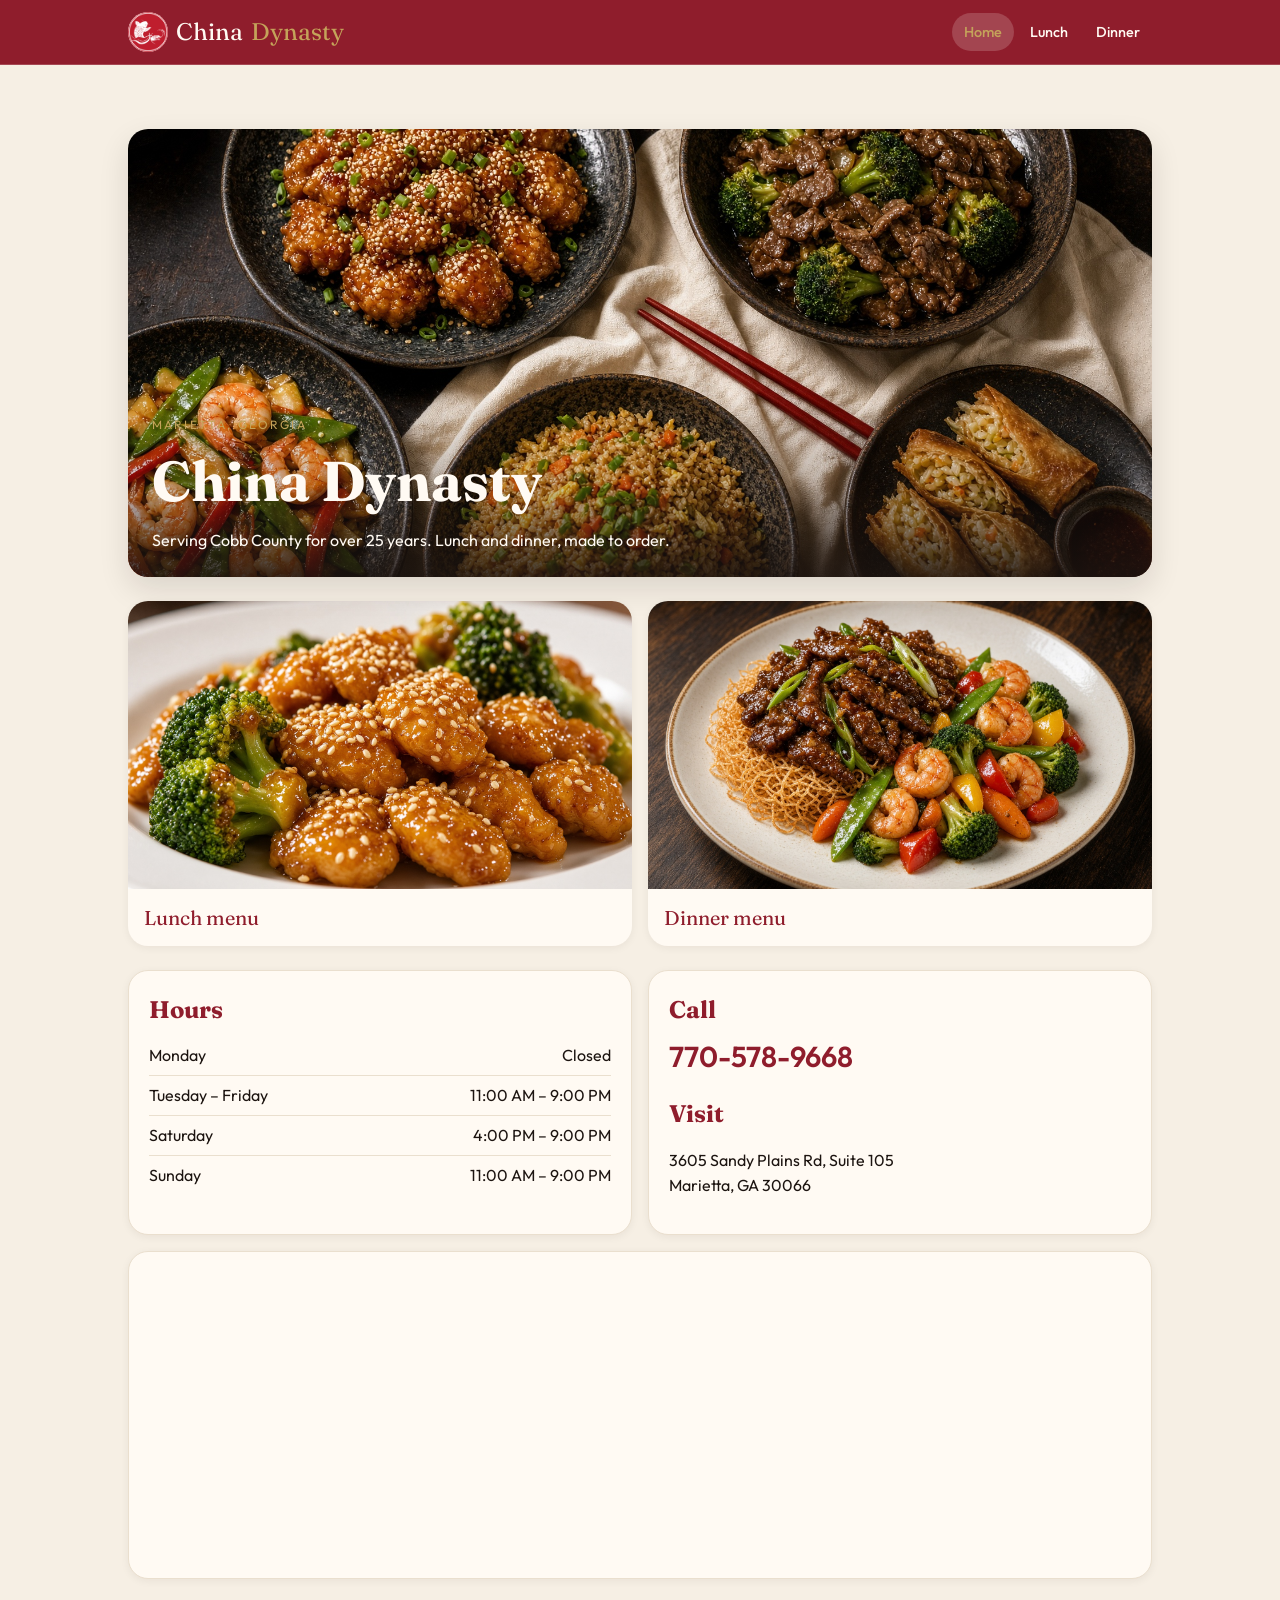
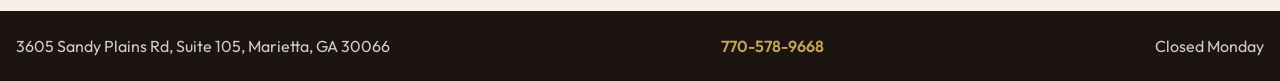
<file: index.html>
<!DOCTYPE html>
<html lang="en">
<head>
  <meta charset="UTF-8" />
  <meta name="viewport" content="width=device-width, initial-scale=1" />
  <title>China Dynasty | Chinese Restaurant in Marietta, GA</title>
  <meta name="description" content="Family-owned Chinese restaurant at 3605 Sandy Plains Rd, Suite 105, Marietta, GA 30066. Lunch and dinner, takeout, and delivery. Closed Monday. Call 770-578-9668." />
  <meta name="robots" content="index, follow" />
  <meta name="author" content="China Dynasty" />
  <meta name="geo.region" content="US-GA" />
  <meta name="geo.placename" content="Marietta" />
  <link rel="canonical" href="https://www.chinadynastymarietta.com/" />
  <link rel="icon" href="images/logo.webp" />
  <link rel="stylesheet" href="styles.css" />
  <link rel="preconnect" href="https://fonts.googleapis.com" />
  <link rel="preconnect" href="https://fonts.gstatic.com" crossorigin />
  <link href="https://fonts.googleapis.com/css2?family=Fraunces:opsz,wght@9..144,520;9..144,640&family=Outfit:wght@400;500;600&display=swap" rel="stylesheet" />
  <script type="application/ld+json">{"@context":"https://schema.org","@type":"Restaurant","name":"China Dynasty","description":"Family-owned Chinese restaurant serving Marietta and Cobb County for more than 25 years. Lunch, dinner, takeout, and delivery.","url":"https://www.chinadynastymarietta.com/","telephone":"+1-770-578-9668","servesCuisine":"Chinese","priceRange":"$","address":{"@type":"PostalAddress","streetAddress":"3605 Sandy Plains Rd, Suite 105","addressLocality":"Marietta","addressRegion":"GA","postalCode":"30066","addressCountry":"US"},"openingHoursSpecification":[{"@type":"OpeningHoursSpecification","dayOfWeek":["Tuesday","Wednesday","Thursday","Friday"],"opens":"11:00","closes":"21:00"},{"@type":"OpeningHoursSpecification","dayOfWeek":"Saturday","opens":"16:00","closes":"21:00"},{"@type":"OpeningHoursSpecification","dayOfWeek":"Sunday","opens":"11:00","closes":"21:00"}]}</script>
</head>
<body>
  <header>
    <div class="bar">
      <a class="brand" href="index.html">
        <img src="images/logo.webp" alt="" width="40" height="40" />
        China <span>Dynasty</span>
      </a>
      <nav>
        <a href="index.html" class="active">Home</a>
        <a href="lunch.html">Lunch</a>
        <a href="dinner.html">Dinner</a>
      </nav>
    </div>
  </header>
  <main>
    <section class="hero">
      <img src="images/spread.jpg" alt="Sesame chicken, beef, shrimp, fried rice, and spring rolls" />
      <div class="hero-copy">
        <p class="kicker">Marietta, Georgia</p>
        <h1>China Dynasty</h1>
        <p>Serving Cobb County for over 25 years. Lunch and dinner, made to order.</p>
      </div>
    </section>
    <div class="cards">
      <a class="photo-card" href="lunch.html">
        <img src="images/lunch.jpg" alt="Sesame chicken" />
        <p>Lunch menu</p>
      </a>
      <a class="photo-card" href="dinner.html">
        <img src="images/dinner.jpg" alt="Mongolian beef and shrimp" />
        <p>Dinner menu</p>
      </a>
    </div>
    <div class="info">
      <article>
        <h2>Hours</h2>
        <ul class="hours">
          <li><span>Monday</span><span>Closed</span></li>
          <li><span>Tuesday – Friday</span><span>11:00 AM – 9:00 PM</span></li>
          <li><span>Saturday</span><span>4:00 PM – 9:00 PM</span></li>
          <li><span>Sunday</span><span>11:00 AM – 9:00 PM</span></li>
        </ul>
      </article>
      <article>
        <h2>Call</h2>
        <a class="phone" href="tel:7705789668">770-578-9668</a>
        <h2>Visit</h2>
        <p>3605 Sandy Plains Rd, Suite 105<br />Marietta, GA 30066</p>
      </article>
    </div>
    <div class="map">
      <iframe title="Map to China Dynasty" loading="lazy" referrerpolicy="no-referrer-when-downgrade" src="https://maps.google.com/maps?q=3605+Sandy+Plains+Rd,+Suite+105,+Marietta,+GA+30066&z=15&output=embed"></iframe>
    </div></main>
  <footer>
    <p>3605 Sandy Plains Rd, Suite 105, Marietta, GA 30066</p>
    <p><a href="tel:7705789668">770-578-9668</a></p>
    <p>Closed Monday</p>
  </footer>
</body>
</html>
</file>
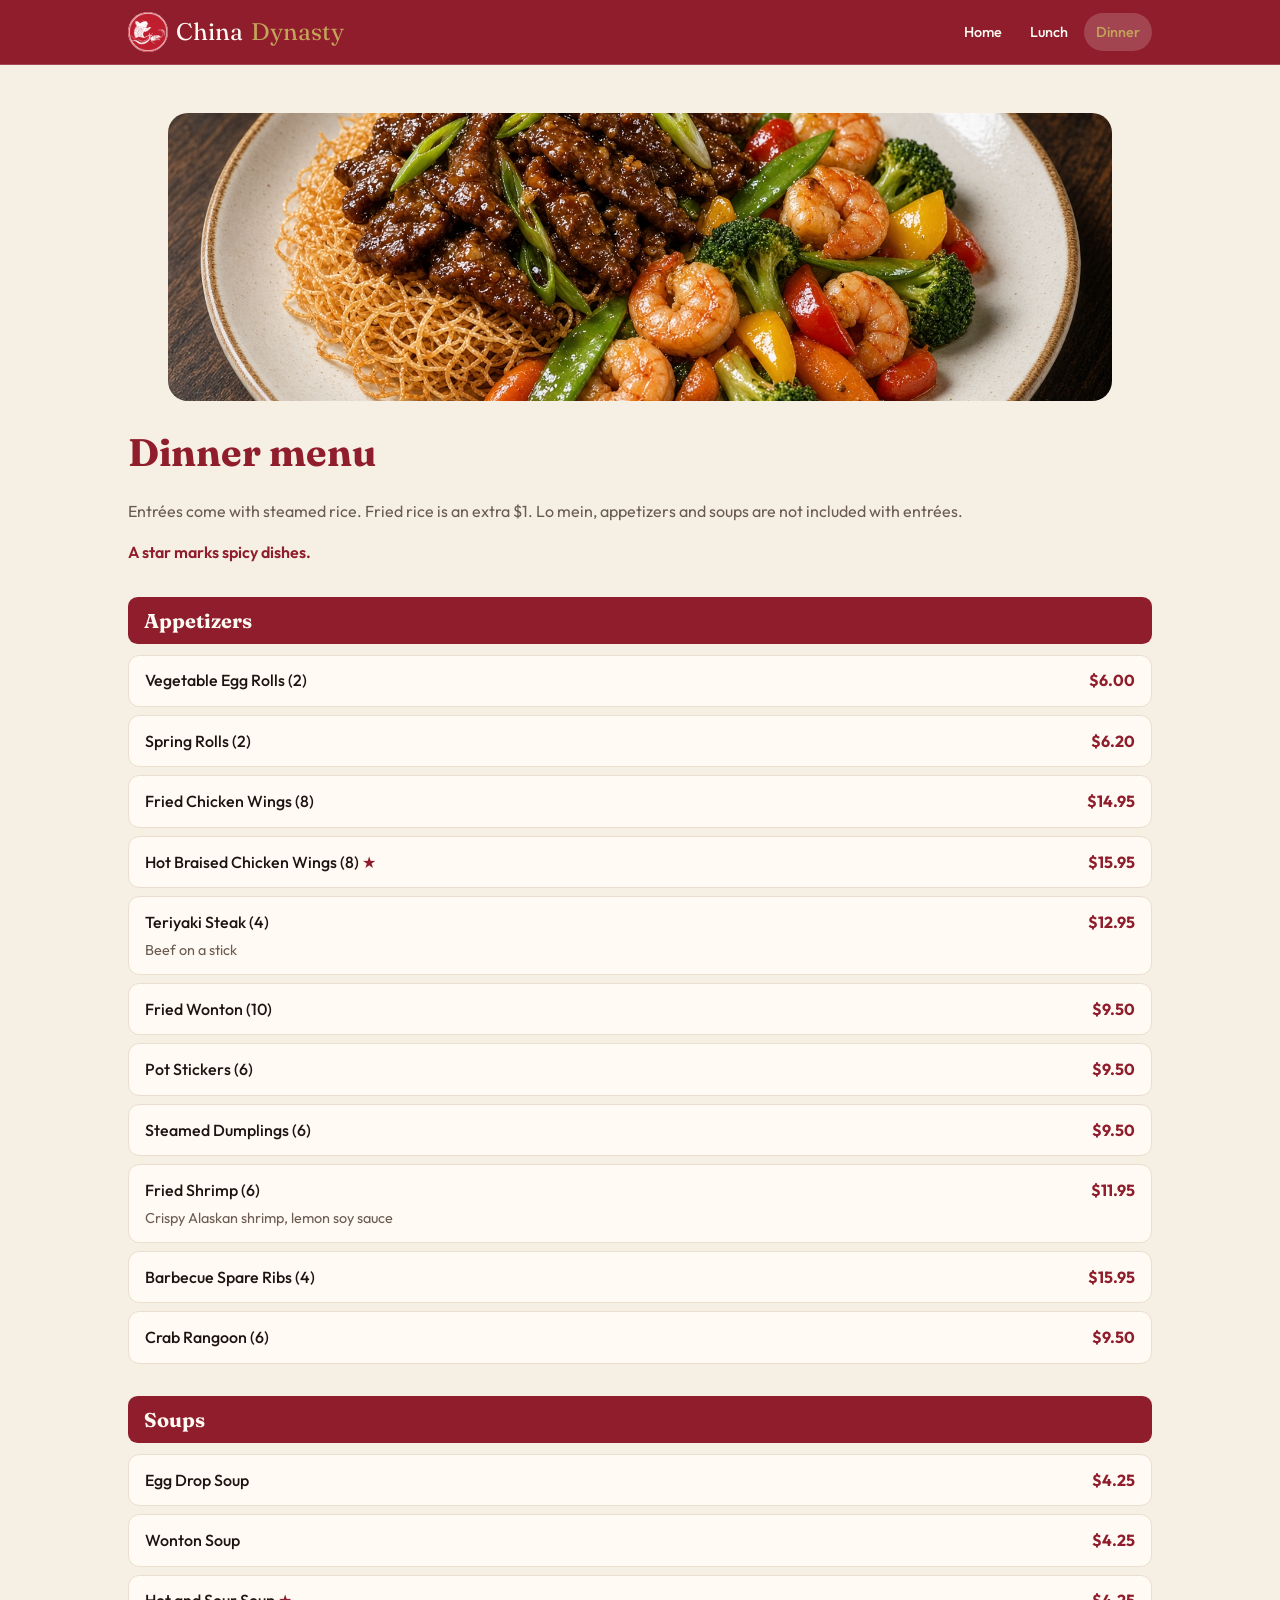
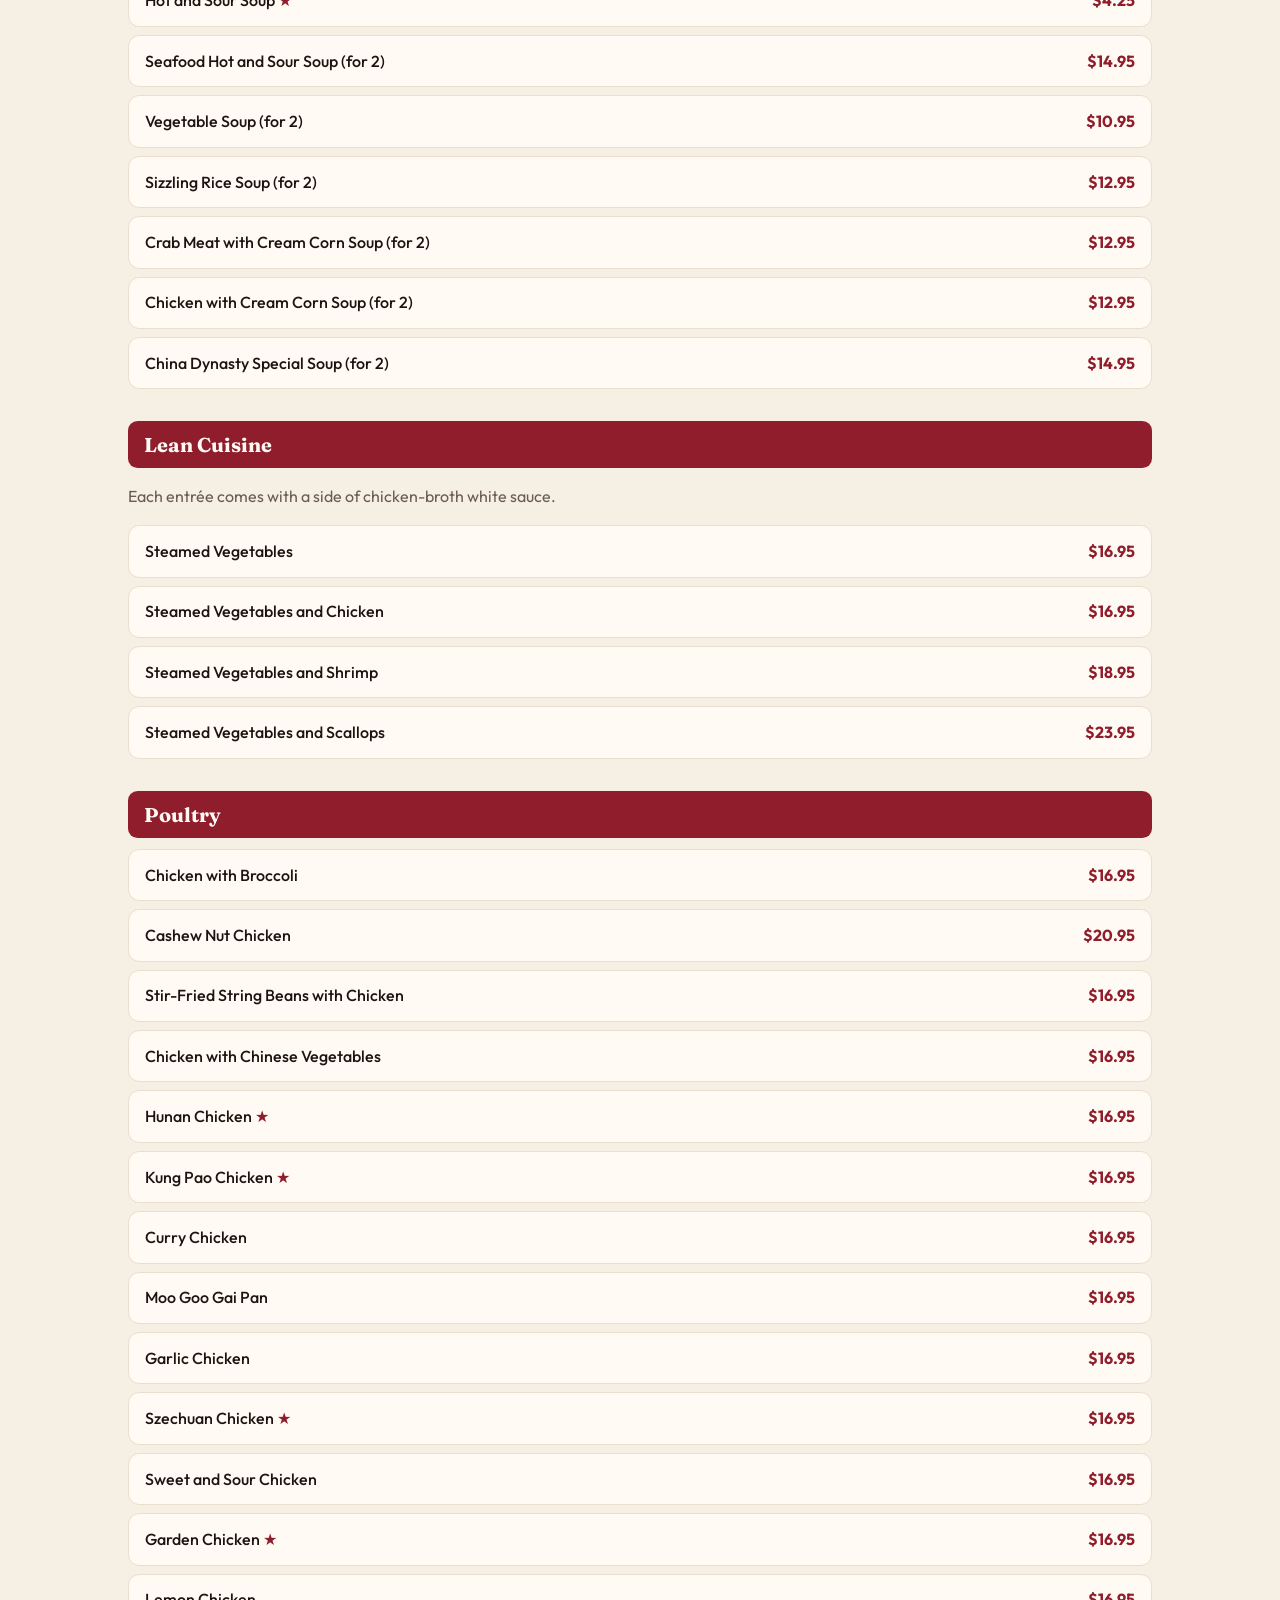
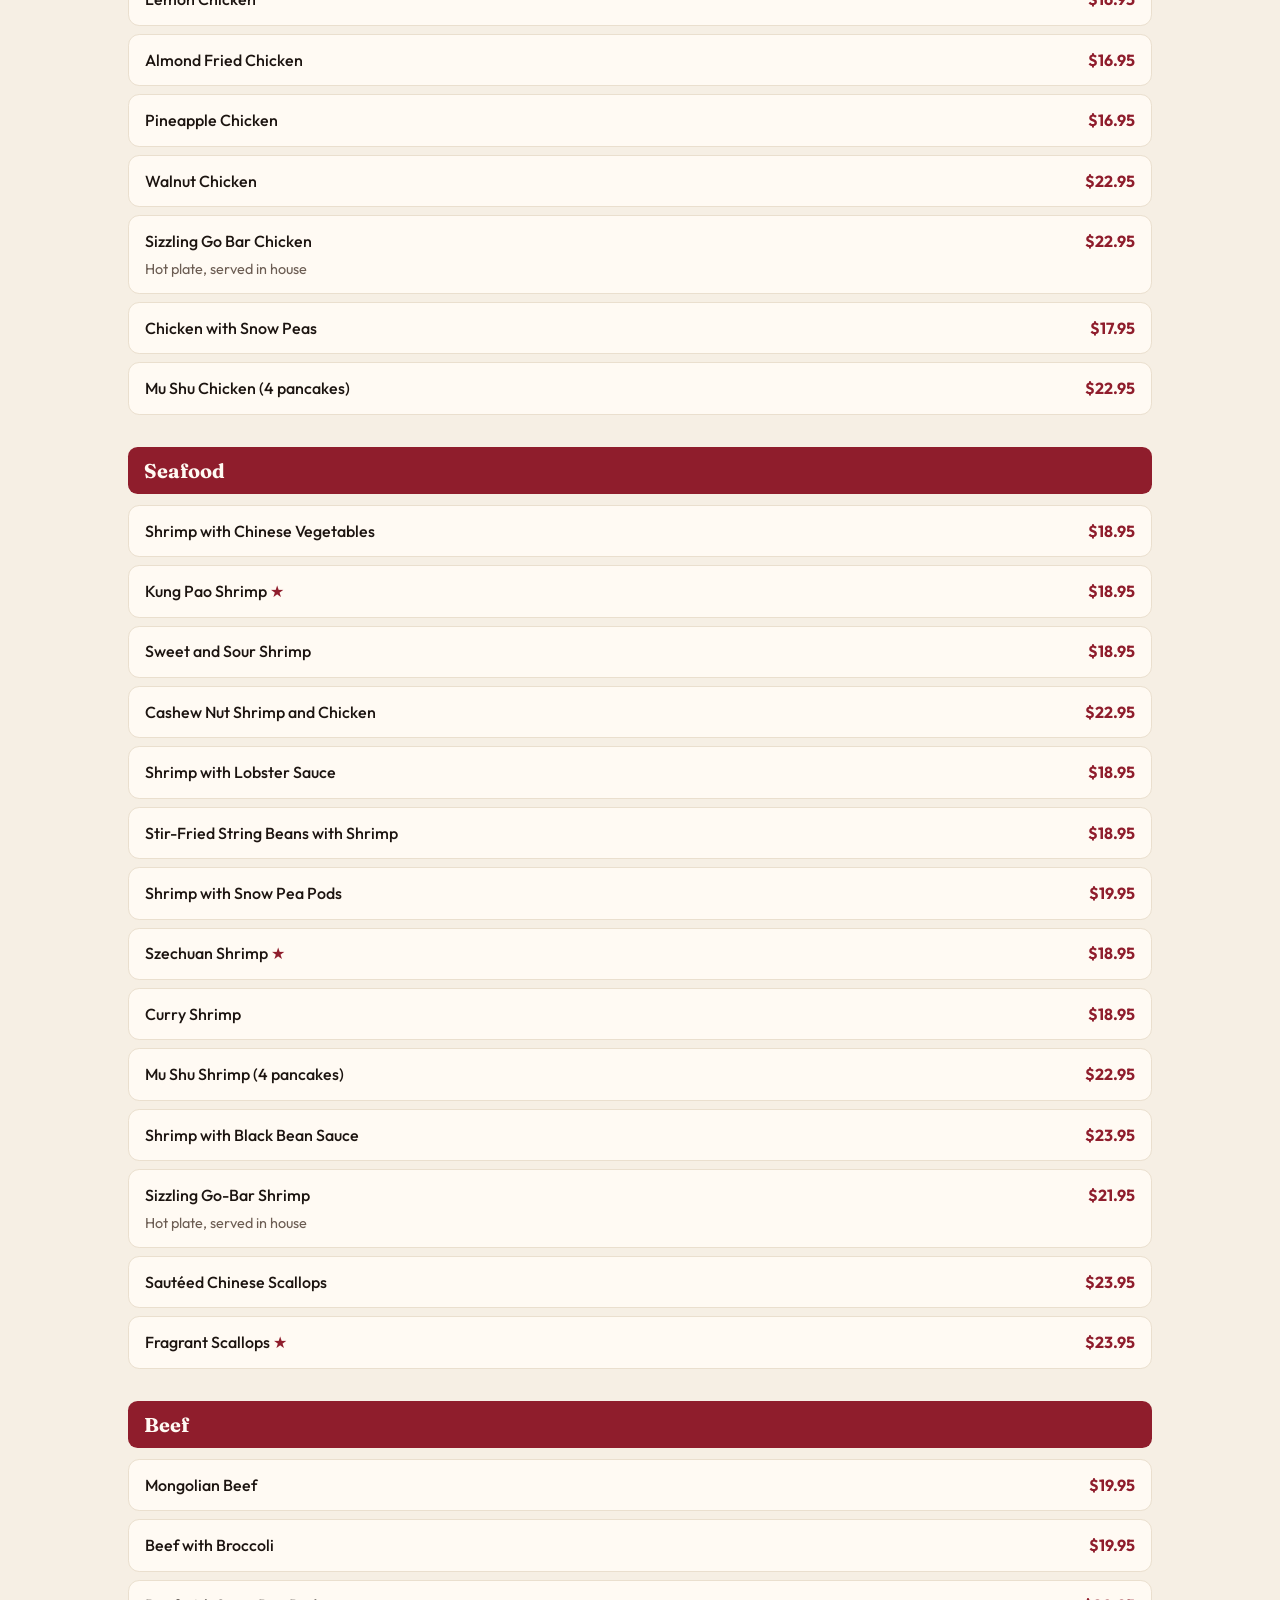
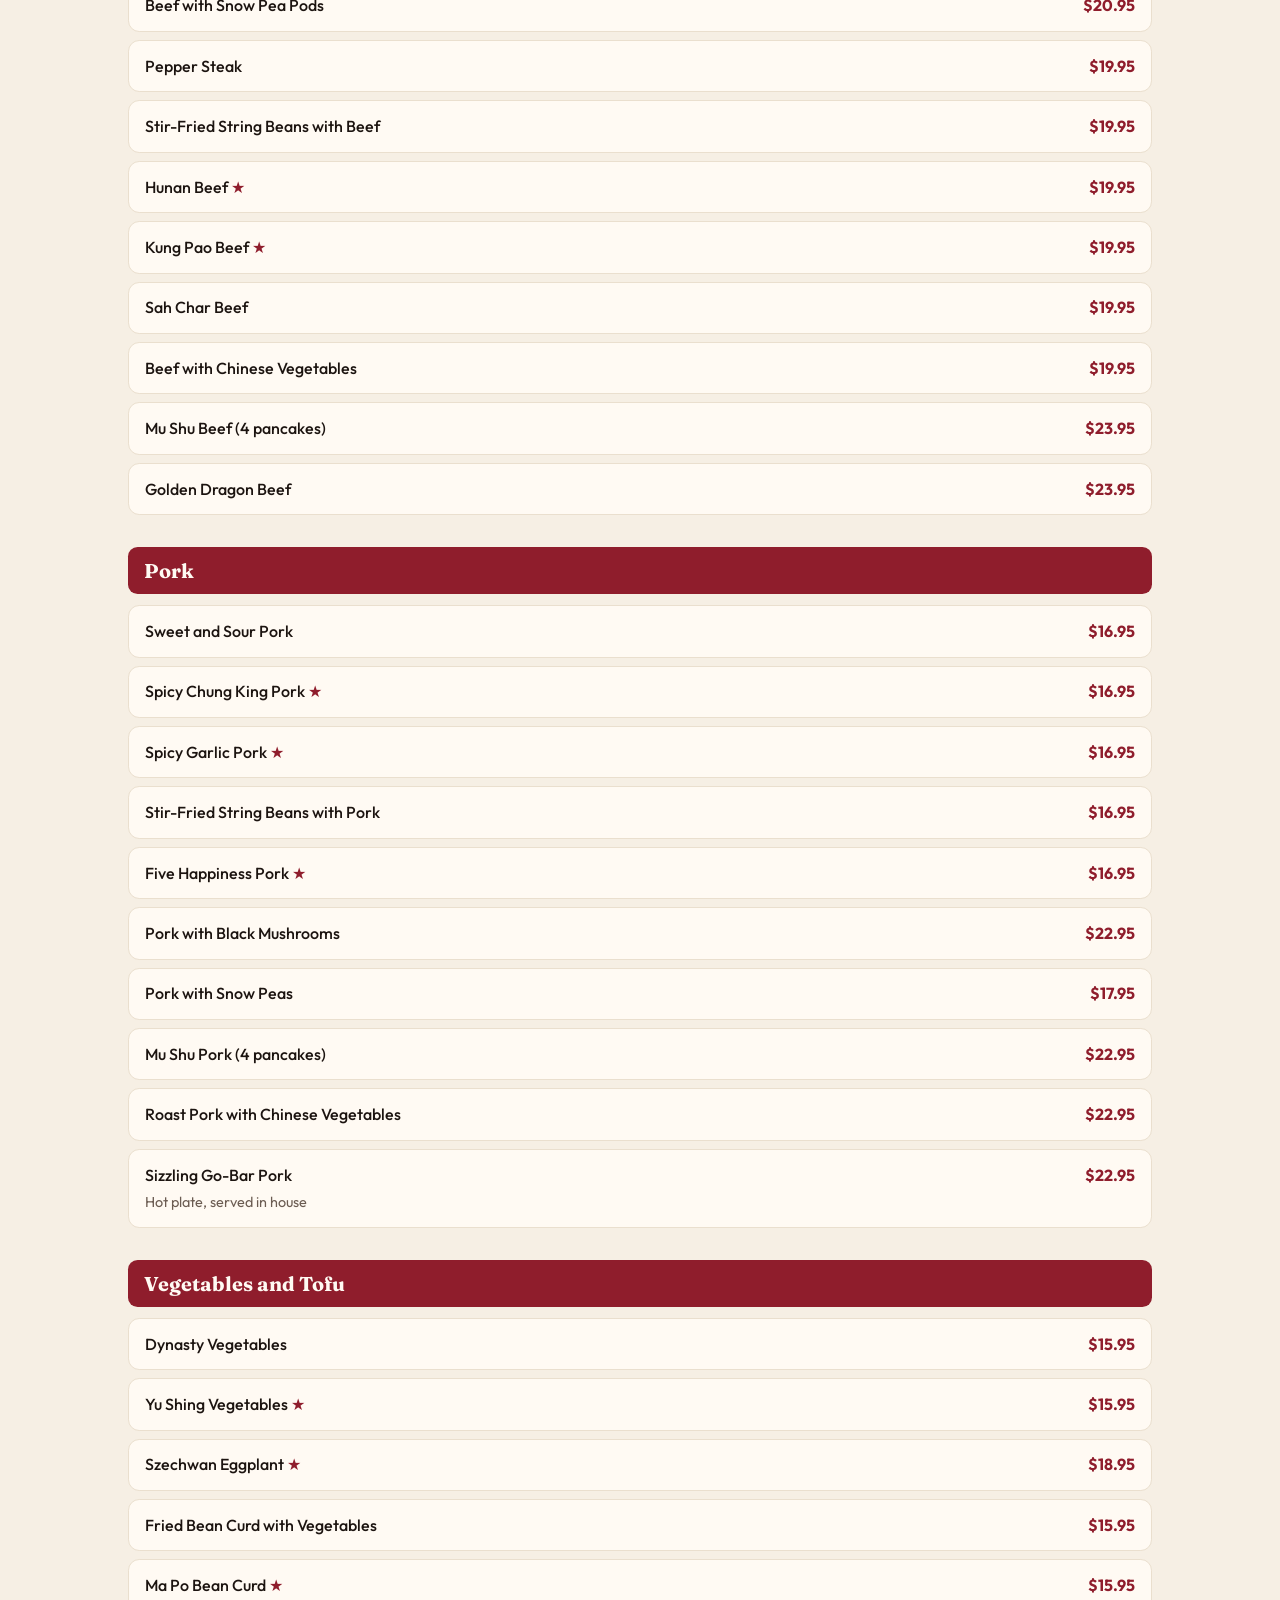
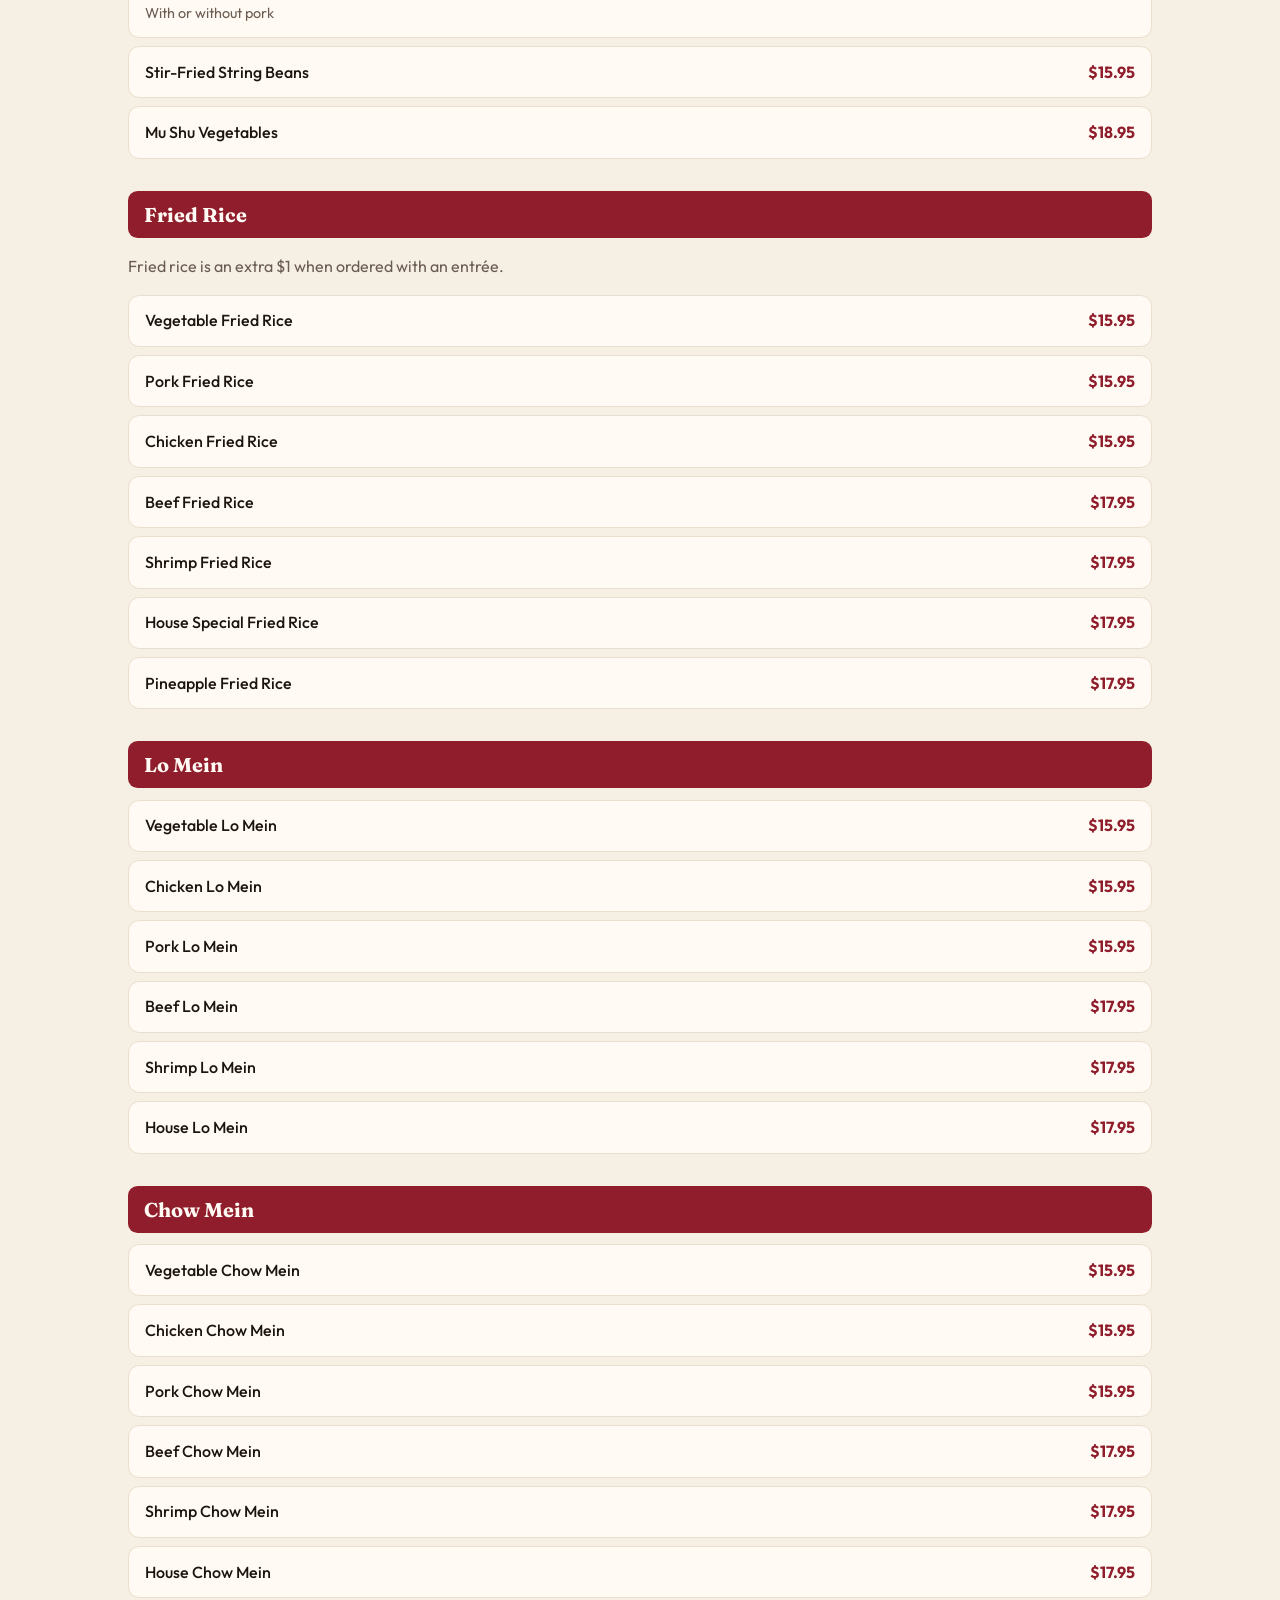
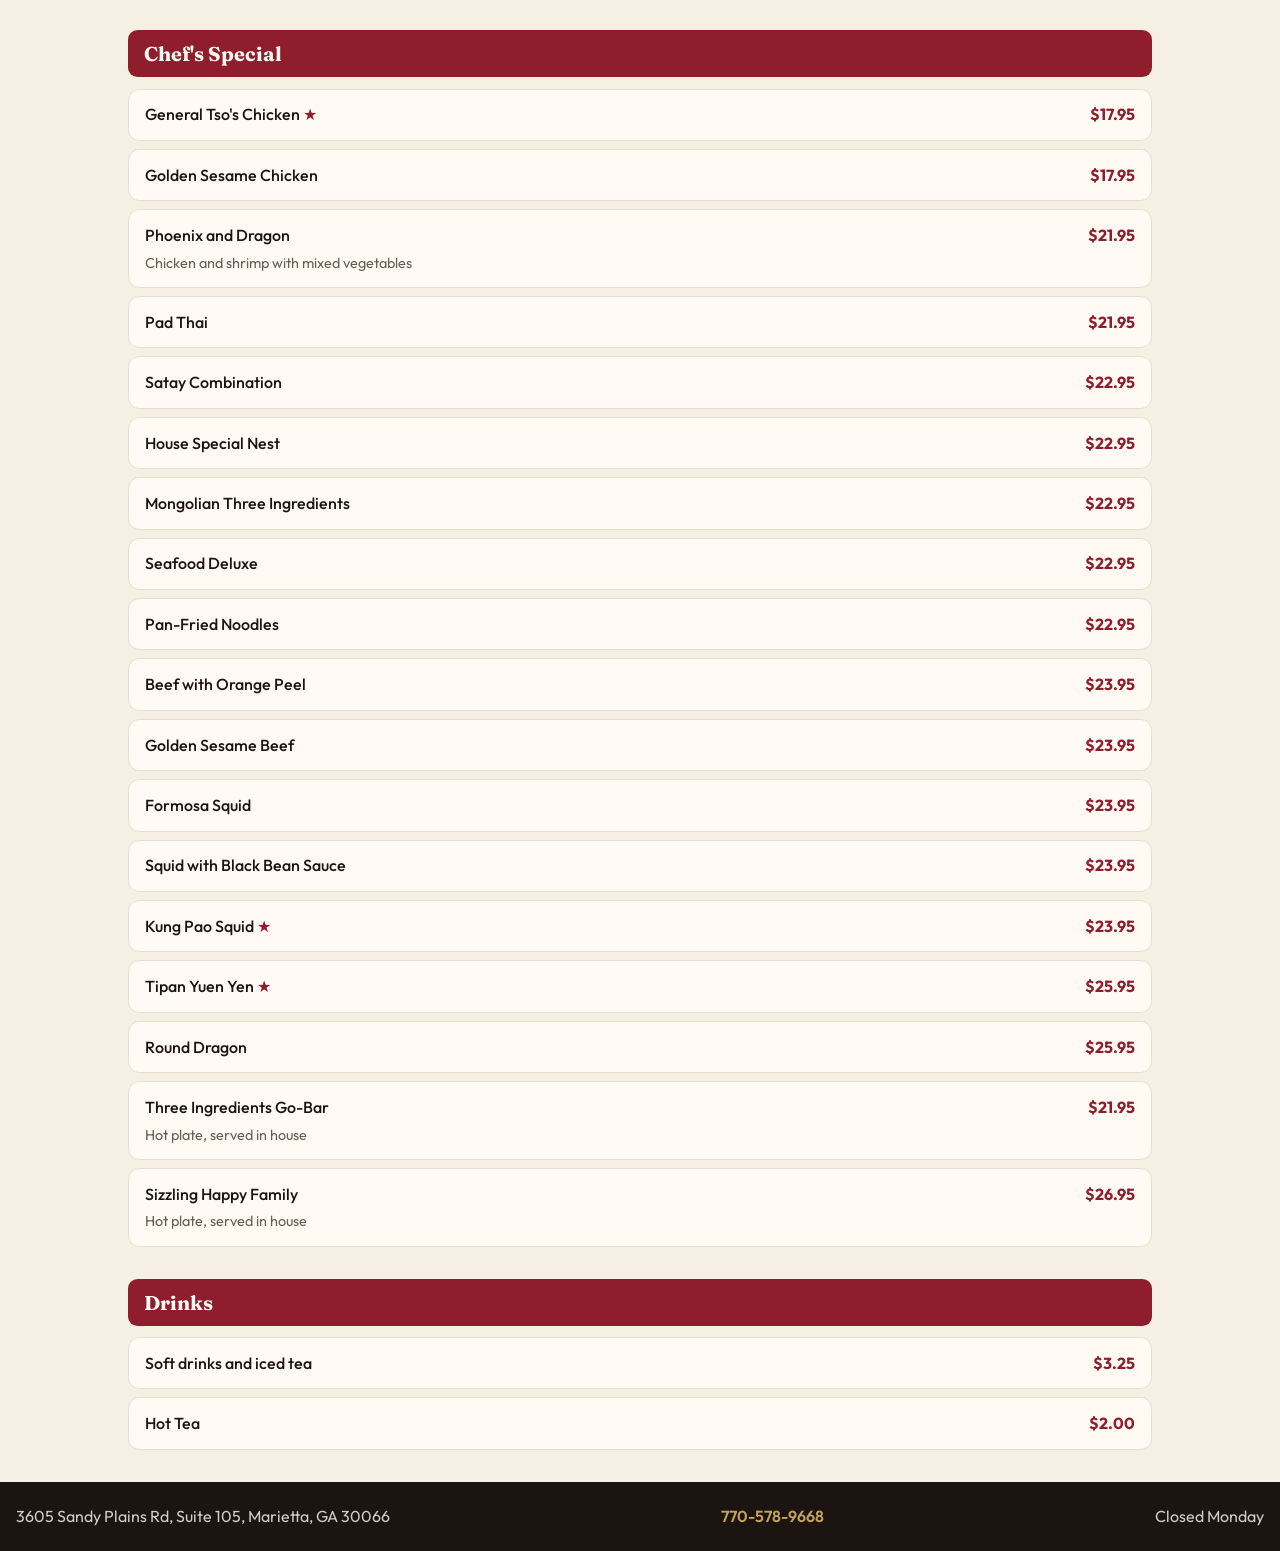
<file: dinner.html>
<!DOCTYPE html>
<html lang="en">
<head>
  <meta charset="UTF-8" />
  <meta name="viewport" content="width=device-width, initial-scale=1" />
  <title>Dinner Menu | China Dynasty, Marietta GA</title>
  <meta name="description" content="China Dynasty dinner menu in Marietta: Mongolian beef, seafood, chef’s specials, and family plates. Family-owned Chinese food on Sandy Plains Road in East Cobb. Call 770-578-9668." />
  <meta name="robots" content="index, follow" />
  <meta name="author" content="China Dynasty" />
  <meta name="geo.region" content="US-GA" />
  <meta name="geo.placename" content="Marietta" />
  <link rel="canonical" href="https://www.chinadynastymarietta.com/dinner.html" />
  <link rel="icon" href="images/logo.webp" />
  <link rel="stylesheet" href="styles.css" />
  <link rel="preconnect" href="https://fonts.googleapis.com" />
  <link rel="preconnect" href="https://fonts.gstatic.com" crossorigin />
  <link href="https://fonts.googleapis.com/css2?family=Fraunces:opsz,wght@9..144,520;9..144,640&family=Outfit:wght@400;500;600&display=swap" rel="stylesheet" />
  
</head>
<body>
  <header>
    <div class="bar">
      <a class="brand" href="index.html">
        <img src="images/logo.webp" alt="" width="40" height="40" />
        China <span>Dynasty</span>
      </a>
      <nav>
        <a href="index.html">Home</a>
        <a href="lunch.html">Lunch</a>
        <a href="dinner.html" class="active">Dinner</a>
      </nav>
    </div>
  </header>
  <main>
    <figure class="banner"><img src="images/dinner.jpg" alt="Mongolian beef and shrimp with vegetables" /></figure>
    <h1 class="page">Dinner menu</h1>
    <p class="lead">Entrées come with steamed rice. Fried rice is an extra $1. Lo mein, appetizers and soups are not included with entrées.</p>
    <p class="spicy-key">A star marks spicy dishes.</p>
    <section>
      <h2>Appetizers</h2>
      
      <ul>
        <li>
          <div class="row">
            <p class="name">Vegetable Egg Rolls (2)</p>
            <p class="price">$6.00</p>
          </div>
          
        </li>
<li>
          <div class="row">
            <p class="name">Spring Rolls (2)</p>
            <p class="price">$6.20</p>
          </div>
          
        </li>
<li>
          <div class="row">
            <p class="name">Fried Chicken Wings (8)</p>
            <p class="price">$14.95</p>
          </div>
          
        </li>
<li>
          <div class="row">
            <p class="name">Hot Braised Chicken Wings (8) <span class="spicy">★</span></p>
            <p class="price">$15.95</p>
          </div>
          
        </li>
<li>
          <div class="row">
            <p class="name">Teriyaki Steak (4)</p>
            <p class="price">$12.95</p>
          </div>
          <p class="desc">Beef on a stick</p>
        </li>
<li>
          <div class="row">
            <p class="name">Fried Wonton (10)</p>
            <p class="price">$9.50</p>
          </div>
          
        </li>
<li>
          <div class="row">
            <p class="name">Pot Stickers (6)</p>
            <p class="price">$9.50</p>
          </div>
          
        </li>
<li>
          <div class="row">
            <p class="name">Steamed Dumplings (6)</p>
            <p class="price">$9.50</p>
          </div>
          
        </li>
<li>
          <div class="row">
            <p class="name">Fried Shrimp (6)</p>
            <p class="price">$11.95</p>
          </div>
          <p class="desc">Crispy Alaskan shrimp, lemon soy sauce</p>
        </li>
<li>
          <div class="row">
            <p class="name">Barbecue Spare Ribs (4)</p>
            <p class="price">$15.95</p>
          </div>
          
        </li>
<li>
          <div class="row">
            <p class="name">Crab Rangoon (6)</p>
            <p class="price">$9.50</p>
          </div>
          
        </li>
      </ul>
    </section>
<section>
      <h2>Soups</h2>
      
      <ul>
        <li>
          <div class="row">
            <p class="name">Egg Drop Soup</p>
            <p class="price">$4.25</p>
          </div>
          
        </li>
<li>
          <div class="row">
            <p class="name">Wonton Soup</p>
            <p class="price">$4.25</p>
          </div>
          
        </li>
<li>
          <div class="row">
            <p class="name">Hot and Sour Soup <span class="spicy">★</span></p>
            <p class="price">$4.25</p>
          </div>
          
        </li>
<li>
          <div class="row">
            <p class="name">Seafood Hot and Sour Soup (for 2)</p>
            <p class="price">$14.95</p>
          </div>
          
        </li>
<li>
          <div class="row">
            <p class="name">Vegetable Soup (for 2)</p>
            <p class="price">$10.95</p>
          </div>
          
        </li>
<li>
          <div class="row">
            <p class="name">Sizzling Rice Soup (for 2)</p>
            <p class="price">$12.95</p>
          </div>
          
        </li>
<li>
          <div class="row">
            <p class="name">Crab Meat with Cream Corn Soup (for 2)</p>
            <p class="price">$12.95</p>
          </div>
          
        </li>
<li>
          <div class="row">
            <p class="name">Chicken with Cream Corn Soup (for 2)</p>
            <p class="price">$12.95</p>
          </div>
          
        </li>
<li>
          <div class="row">
            <p class="name">China Dynasty Special Soup (for 2)</p>
            <p class="price">$14.95</p>
          </div>
          
        </li>
      </ul>
    </section>
<section>
      <h2>Lean Cuisine</h2>
      <p class="note">Each entrée comes with a side of chicken-broth white sauce.</p>
      <ul>
        <li>
          <div class="row">
            <p class="name">Steamed Vegetables</p>
            <p class="price">$16.95</p>
          </div>
          
        </li>
<li>
          <div class="row">
            <p class="name">Steamed Vegetables and Chicken</p>
            <p class="price">$16.95</p>
          </div>
          
        </li>
<li>
          <div class="row">
            <p class="name">Steamed Vegetables and Shrimp</p>
            <p class="price">$18.95</p>
          </div>
          
        </li>
<li>
          <div class="row">
            <p class="name">Steamed Vegetables and Scallops</p>
            <p class="price">$23.95</p>
          </div>
          
        </li>
      </ul>
    </section>
<section>
      <h2>Poultry</h2>
      
      <ul>
        <li>
          <div class="row">
            <p class="name">Chicken with Broccoli</p>
            <p class="price">$16.95</p>
          </div>
          
        </li>
<li>
          <div class="row">
            <p class="name">Cashew Nut Chicken</p>
            <p class="price">$20.95</p>
          </div>
          
        </li>
<li>
          <div class="row">
            <p class="name">Stir-Fried String Beans with Chicken</p>
            <p class="price">$16.95</p>
          </div>
          
        </li>
<li>
          <div class="row">
            <p class="name">Chicken with Chinese Vegetables</p>
            <p class="price">$16.95</p>
          </div>
          
        </li>
<li>
          <div class="row">
            <p class="name">Hunan Chicken <span class="spicy">★</span></p>
            <p class="price">$16.95</p>
          </div>
          
        </li>
<li>
          <div class="row">
            <p class="name">Kung Pao Chicken <span class="spicy">★</span></p>
            <p class="price">$16.95</p>
          </div>
          
        </li>
<li>
          <div class="row">
            <p class="name">Curry Chicken</p>
            <p class="price">$16.95</p>
          </div>
          
        </li>
<li>
          <div class="row">
            <p class="name">Moo Goo Gai Pan</p>
            <p class="price">$16.95</p>
          </div>
          
        </li>
<li>
          <div class="row">
            <p class="name">Garlic Chicken</p>
            <p class="price">$16.95</p>
          </div>
          
        </li>
<li>
          <div class="row">
            <p class="name">Szechuan Chicken <span class="spicy">★</span></p>
            <p class="price">$16.95</p>
          </div>
          
        </li>
<li>
          <div class="row">
            <p class="name">Sweet and Sour Chicken</p>
            <p class="price">$16.95</p>
          </div>
          
        </li>
<li>
          <div class="row">
            <p class="name">Garden Chicken <span class="spicy">★</span></p>
            <p class="price">$16.95</p>
          </div>
          
        </li>
<li>
          <div class="row">
            <p class="name">Lemon Chicken</p>
            <p class="price">$16.95</p>
          </div>
          
        </li>
<li>
          <div class="row">
            <p class="name">Almond Fried Chicken</p>
            <p class="price">$16.95</p>
          </div>
          
        </li>
<li>
          <div class="row">
            <p class="name">Pineapple Chicken</p>
            <p class="price">$16.95</p>
          </div>
          
        </li>
<li>
          <div class="row">
            <p class="name">Walnut Chicken</p>
            <p class="price">$22.95</p>
          </div>
          
        </li>
<li>
          <div class="row">
            <p class="name">Sizzling Go Bar Chicken</p>
            <p class="price">$22.95</p>
          </div>
          <p class="desc">Hot plate, served in house</p>
        </li>
<li>
          <div class="row">
            <p class="name">Chicken with Snow Peas</p>
            <p class="price">$17.95</p>
          </div>
          
        </li>
<li>
          <div class="row">
            <p class="name">Mu Shu Chicken (4 pancakes)</p>
            <p class="price">$22.95</p>
          </div>
          
        </li>
      </ul>
    </section>
<section>
      <h2>Seafood</h2>
      
      <ul>
        <li>
          <div class="row">
            <p class="name">Shrimp with Chinese Vegetables</p>
            <p class="price">$18.95</p>
          </div>
          
        </li>
<li>
          <div class="row">
            <p class="name">Kung Pao Shrimp <span class="spicy">★</span></p>
            <p class="price">$18.95</p>
          </div>
          
        </li>
<li>
          <div class="row">
            <p class="name">Sweet and Sour Shrimp</p>
            <p class="price">$18.95</p>
          </div>
          
        </li>
<li>
          <div class="row">
            <p class="name">Cashew Nut Shrimp and Chicken</p>
            <p class="price">$22.95</p>
          </div>
          
        </li>
<li>
          <div class="row">
            <p class="name">Shrimp with Lobster Sauce</p>
            <p class="price">$18.95</p>
          </div>
          
        </li>
<li>
          <div class="row">
            <p class="name">Stir-Fried String Beans with Shrimp</p>
            <p class="price">$18.95</p>
          </div>
          
        </li>
<li>
          <div class="row">
            <p class="name">Shrimp with Snow Pea Pods</p>
            <p class="price">$19.95</p>
          </div>
          
        </li>
<li>
          <div class="row">
            <p class="name">Szechuan Shrimp <span class="spicy">★</span></p>
            <p class="price">$18.95</p>
          </div>
          
        </li>
<li>
          <div class="row">
            <p class="name">Curry Shrimp</p>
            <p class="price">$18.95</p>
          </div>
          
        </li>
<li>
          <div class="row">
            <p class="name">Mu Shu Shrimp (4 pancakes)</p>
            <p class="price">$22.95</p>
          </div>
          
        </li>
<li>
          <div class="row">
            <p class="name">Shrimp with Black Bean Sauce</p>
            <p class="price">$23.95</p>
          </div>
          
        </li>
<li>
          <div class="row">
            <p class="name">Sizzling Go-Bar Shrimp</p>
            <p class="price">$21.95</p>
          </div>
          <p class="desc">Hot plate, served in house</p>
        </li>
<li>
          <div class="row">
            <p class="name">Sautéed Chinese Scallops</p>
            <p class="price">$23.95</p>
          </div>
          
        </li>
<li>
          <div class="row">
            <p class="name">Fragrant Scallops <span class="spicy">★</span></p>
            <p class="price">$23.95</p>
          </div>
          
        </li>
      </ul>
    </section>
<section>
      <h2>Beef</h2>
      
      <ul>
        <li>
          <div class="row">
            <p class="name">Mongolian Beef</p>
            <p class="price">$19.95</p>
          </div>
          
        </li>
<li>
          <div class="row">
            <p class="name">Beef with Broccoli</p>
            <p class="price">$19.95</p>
          </div>
          
        </li>
<li>
          <div class="row">
            <p class="name">Beef with Snow Pea Pods</p>
            <p class="price">$20.95</p>
          </div>
          
        </li>
<li>
          <div class="row">
            <p class="name">Pepper Steak</p>
            <p class="price">$19.95</p>
          </div>
          
        </li>
<li>
          <div class="row">
            <p class="name">Stir-Fried String Beans with Beef</p>
            <p class="price">$19.95</p>
          </div>
          
        </li>
<li>
          <div class="row">
            <p class="name">Hunan Beef <span class="spicy">★</span></p>
            <p class="price">$19.95</p>
          </div>
          
        </li>
<li>
          <div class="row">
            <p class="name">Kung Pao Beef <span class="spicy">★</span></p>
            <p class="price">$19.95</p>
          </div>
          
        </li>
<li>
          <div class="row">
            <p class="name">Sah Char Beef</p>
            <p class="price">$19.95</p>
          </div>
          
        </li>
<li>
          <div class="row">
            <p class="name">Beef with Chinese Vegetables</p>
            <p class="price">$19.95</p>
          </div>
          
        </li>
<li>
          <div class="row">
            <p class="name">Mu Shu Beef (4 pancakes)</p>
            <p class="price">$23.95</p>
          </div>
          
        </li>
<li>
          <div class="row">
            <p class="name">Golden Dragon Beef</p>
            <p class="price">$23.95</p>
          </div>
          
        </li>
      </ul>
    </section>
<section>
      <h2>Pork</h2>
      
      <ul>
        <li>
          <div class="row">
            <p class="name">Sweet and Sour Pork</p>
            <p class="price">$16.95</p>
          </div>
          
        </li>
<li>
          <div class="row">
            <p class="name">Spicy Chung King Pork <span class="spicy">★</span></p>
            <p class="price">$16.95</p>
          </div>
          
        </li>
<li>
          <div class="row">
            <p class="name">Spicy Garlic Pork <span class="spicy">★</span></p>
            <p class="price">$16.95</p>
          </div>
          
        </li>
<li>
          <div class="row">
            <p class="name">Stir-Fried String Beans with Pork</p>
            <p class="price">$16.95</p>
          </div>
          
        </li>
<li>
          <div class="row">
            <p class="name">Five Happiness Pork <span class="spicy">★</span></p>
            <p class="price">$16.95</p>
          </div>
          
        </li>
<li>
          <div class="row">
            <p class="name">Pork with Black Mushrooms</p>
            <p class="price">$22.95</p>
          </div>
          
        </li>
<li>
          <div class="row">
            <p class="name">Pork with Snow Peas</p>
            <p class="price">$17.95</p>
          </div>
          
        </li>
<li>
          <div class="row">
            <p class="name">Mu Shu Pork (4 pancakes)</p>
            <p class="price">$22.95</p>
          </div>
          
        </li>
<li>
          <div class="row">
            <p class="name">Roast Pork with Chinese Vegetables</p>
            <p class="price">$22.95</p>
          </div>
          
        </li>
<li>
          <div class="row">
            <p class="name">Sizzling Go-Bar Pork</p>
            <p class="price">$22.95</p>
          </div>
          <p class="desc">Hot plate, served in house</p>
        </li>
      </ul>
    </section>
<section>
      <h2>Vegetables and Tofu</h2>
      
      <ul>
        <li>
          <div class="row">
            <p class="name">Dynasty Vegetables</p>
            <p class="price">$15.95</p>
          </div>
          
        </li>
<li>
          <div class="row">
            <p class="name">Yu Shing Vegetables <span class="spicy">★</span></p>
            <p class="price">$15.95</p>
          </div>
          
        </li>
<li>
          <div class="row">
            <p class="name">Szechwan Eggplant <span class="spicy">★</span></p>
            <p class="price">$18.95</p>
          </div>
          
        </li>
<li>
          <div class="row">
            <p class="name">Fried Bean Curd with Vegetables</p>
            <p class="price">$15.95</p>
          </div>
          
        </li>
<li>
          <div class="row">
            <p class="name">Ma Po Bean Curd <span class="spicy">★</span></p>
            <p class="price">$15.95</p>
          </div>
          <p class="desc">With or without pork</p>
        </li>
<li>
          <div class="row">
            <p class="name">Stir-Fried String Beans</p>
            <p class="price">$15.95</p>
          </div>
          
        </li>
<li>
          <div class="row">
            <p class="name">Mu Shu Vegetables</p>
            <p class="price">$18.95</p>
          </div>
          
        </li>
      </ul>
    </section>
<section>
      <h2>Fried Rice</h2>
      <p class="note">Fried rice is an extra $1 when ordered with an entrée.</p>
      <ul>
        <li>
          <div class="row">
            <p class="name">Vegetable Fried Rice</p>
            <p class="price">$15.95</p>
          </div>
          
        </li>
<li>
          <div class="row">
            <p class="name">Pork Fried Rice</p>
            <p class="price">$15.95</p>
          </div>
          
        </li>
<li>
          <div class="row">
            <p class="name">Chicken Fried Rice</p>
            <p class="price">$15.95</p>
          </div>
          
        </li>
<li>
          <div class="row">
            <p class="name">Beef Fried Rice</p>
            <p class="price">$17.95</p>
          </div>
          
        </li>
<li>
          <div class="row">
            <p class="name">Shrimp Fried Rice</p>
            <p class="price">$17.95</p>
          </div>
          
        </li>
<li>
          <div class="row">
            <p class="name">House Special Fried Rice</p>
            <p class="price">$17.95</p>
          </div>
          
        </li>
<li>
          <div class="row">
            <p class="name">Pineapple Fried Rice</p>
            <p class="price">$17.95</p>
          </div>
          
        </li>
      </ul>
    </section>
<section>
      <h2>Lo Mein</h2>
      
      <ul>
        <li>
          <div class="row">
            <p class="name">Vegetable Lo Mein</p>
            <p class="price">$15.95</p>
          </div>
          
        </li>
<li>
          <div class="row">
            <p class="name">Chicken Lo Mein</p>
            <p class="price">$15.95</p>
          </div>
          
        </li>
<li>
          <div class="row">
            <p class="name">Pork Lo Mein</p>
            <p class="price">$15.95</p>
          </div>
          
        </li>
<li>
          <div class="row">
            <p class="name">Beef Lo Mein</p>
            <p class="price">$17.95</p>
          </div>
          
        </li>
<li>
          <div class="row">
            <p class="name">Shrimp Lo Mein</p>
            <p class="price">$17.95</p>
          </div>
          
        </li>
<li>
          <div class="row">
            <p class="name">House Lo Mein</p>
            <p class="price">$17.95</p>
          </div>
          
        </li>
      </ul>
    </section>
<section>
      <h2>Chow Mein</h2>
      
      <ul>
        <li>
          <div class="row">
            <p class="name">Vegetable Chow Mein</p>
            <p class="price">$15.95</p>
          </div>
          
        </li>
<li>
          <div class="row">
            <p class="name">Chicken Chow Mein</p>
            <p class="price">$15.95</p>
          </div>
          
        </li>
<li>
          <div class="row">
            <p class="name">Pork Chow Mein</p>
            <p class="price">$15.95</p>
          </div>
          
        </li>
<li>
          <div class="row">
            <p class="name">Beef Chow Mein</p>
            <p class="price">$17.95</p>
          </div>
          
        </li>
<li>
          <div class="row">
            <p class="name">Shrimp Chow Mein</p>
            <p class="price">$17.95</p>
          </div>
          
        </li>
<li>
          <div class="row">
            <p class="name">House Chow Mein</p>
            <p class="price">$17.95</p>
          </div>
          
        </li>
      </ul>
    </section>
<section>
      <h2>Chef's Special</h2>
      
      <ul>
        <li>
          <div class="row">
            <p class="name">General Tso's Chicken <span class="spicy">★</span></p>
            <p class="price">$17.95</p>
          </div>
          
        </li>
<li>
          <div class="row">
            <p class="name">Golden Sesame Chicken</p>
            <p class="price">$17.95</p>
          </div>
          
        </li>
<li>
          <div class="row">
            <p class="name">Phoenix and Dragon</p>
            <p class="price">$21.95</p>
          </div>
          <p class="desc">Chicken and shrimp with mixed vegetables</p>
        </li>
<li>
          <div class="row">
            <p class="name">Pad Thai</p>
            <p class="price">$21.95</p>
          </div>
          
        </li>
<li>
          <div class="row">
            <p class="name">Satay Combination</p>
            <p class="price">$22.95</p>
          </div>
          
        </li>
<li>
          <div class="row">
            <p class="name">House Special Nest</p>
            <p class="price">$22.95</p>
          </div>
          
        </li>
<li>
          <div class="row">
            <p class="name">Mongolian Three Ingredients</p>
            <p class="price">$22.95</p>
          </div>
          
        </li>
<li>
          <div class="row">
            <p class="name">Seafood Deluxe</p>
            <p class="price">$22.95</p>
          </div>
          
        </li>
<li>
          <div class="row">
            <p class="name">Pan-Fried Noodles</p>
            <p class="price">$22.95</p>
          </div>
          
        </li>
<li>
          <div class="row">
            <p class="name">Beef with Orange Peel</p>
            <p class="price">$23.95</p>
          </div>
          
        </li>
<li>
          <div class="row">
            <p class="name">Golden Sesame Beef</p>
            <p class="price">$23.95</p>
          </div>
          
        </li>
<li>
          <div class="row">
            <p class="name">Formosa Squid</p>
            <p class="price">$23.95</p>
          </div>
          
        </li>
<li>
          <div class="row">
            <p class="name">Squid with Black Bean Sauce</p>
            <p class="price">$23.95</p>
          </div>
          
        </li>
<li>
          <div class="row">
            <p class="name">Kung Pao Squid <span class="spicy">★</span></p>
            <p class="price">$23.95</p>
          </div>
          
        </li>
<li>
          <div class="row">
            <p class="name">Tipan Yuen Yen <span class="spicy">★</span></p>
            <p class="price">$25.95</p>
          </div>
          
        </li>
<li>
          <div class="row">
            <p class="name">Round Dragon</p>
            <p class="price">$25.95</p>
          </div>
          
        </li>
<li>
          <div class="row">
            <p class="name">Three Ingredients Go-Bar</p>
            <p class="price">$21.95</p>
          </div>
          <p class="desc">Hot plate, served in house</p>
        </li>
<li>
          <div class="row">
            <p class="name">Sizzling Happy Family</p>
            <p class="price">$26.95</p>
          </div>
          <p class="desc">Hot plate, served in house</p>
        </li>
      </ul>
    </section>
<section>
      <h2>Drinks</h2>
      
      <ul>
        <li>
          <div class="row">
            <p class="name">Soft drinks and iced tea</p>
            <p class="price">$3.25</p>
          </div>
          
        </li>
<li>
          <div class="row">
            <p class="name">Hot Tea</p>
            <p class="price">$2.00</p>
          </div>
          
        </li>
      </ul>
    </section></main>
  <footer>
    <p>3605 Sandy Plains Rd, Suite 105, Marietta, GA 30066</p>
    <p><a href="tel:7705789668">770-578-9668</a></p>
    <p>Closed Monday</p>
  </footer>
</body>
</html>
</file>
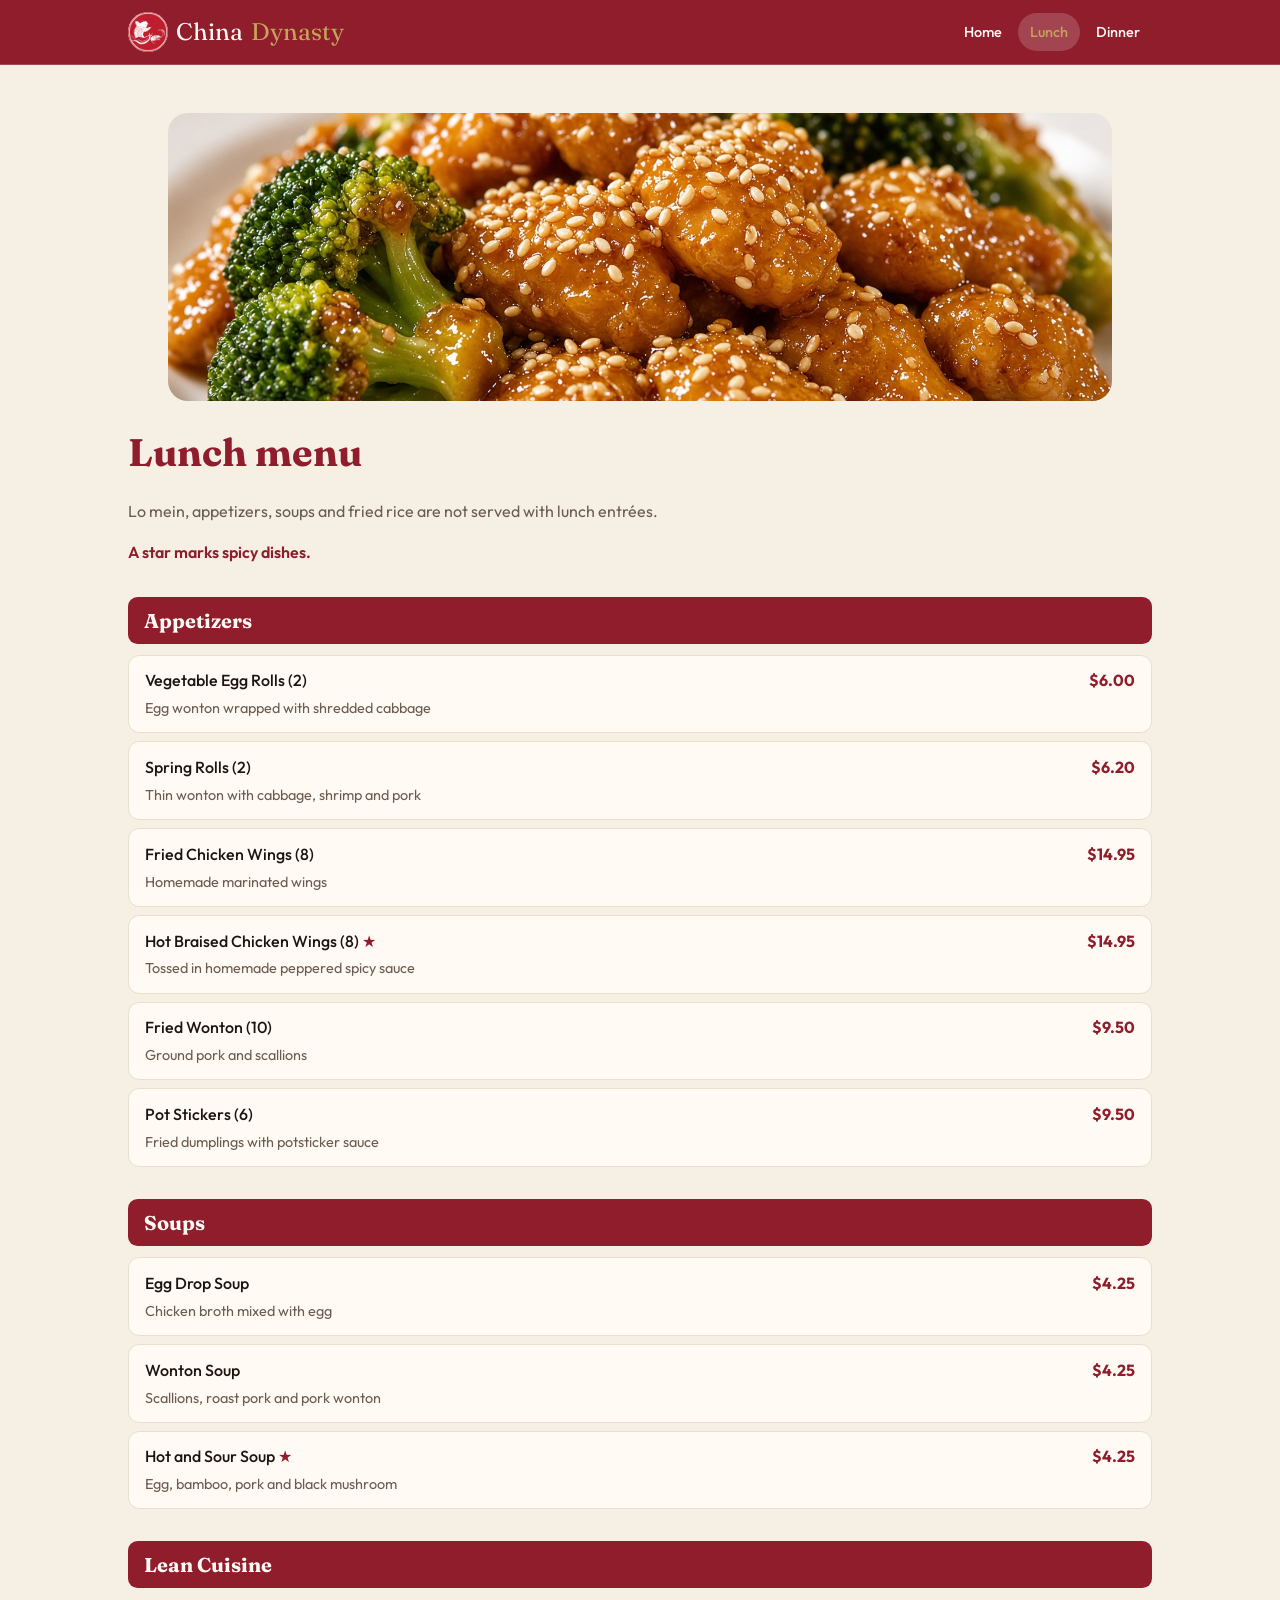
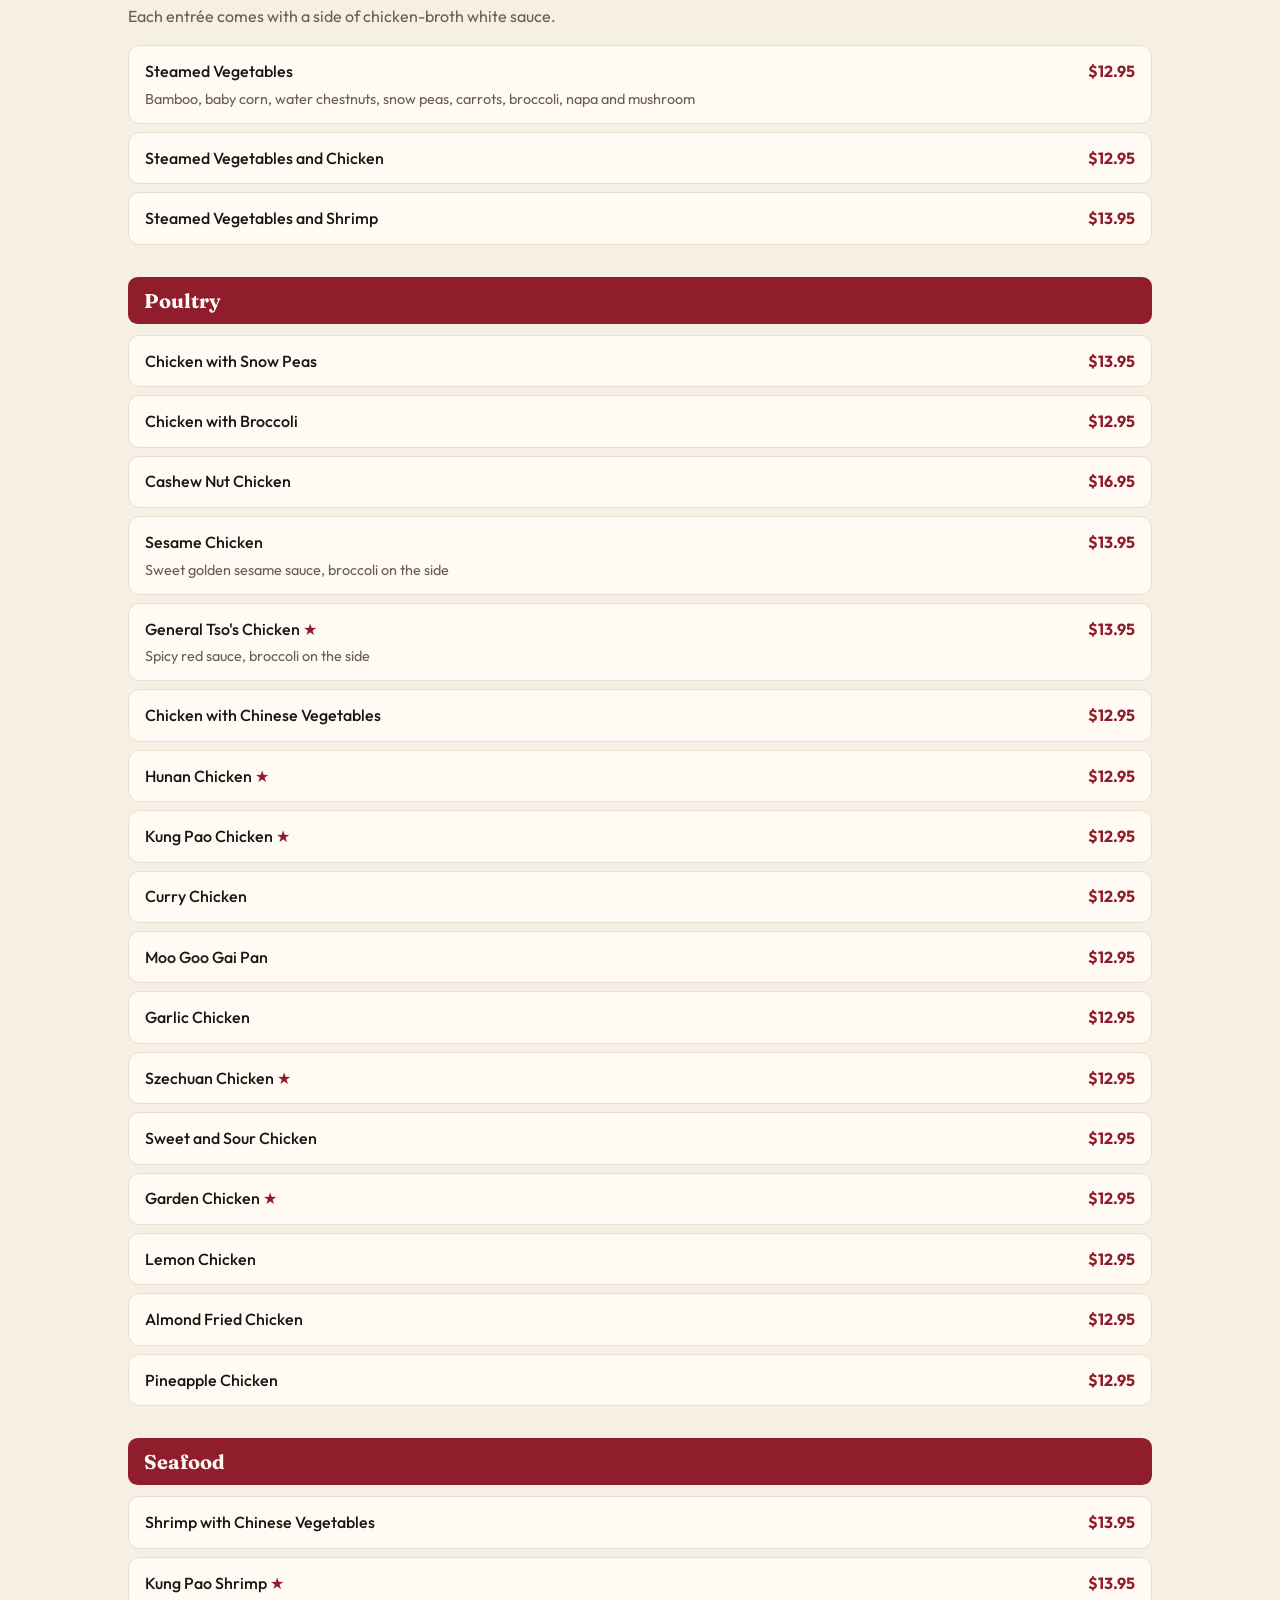
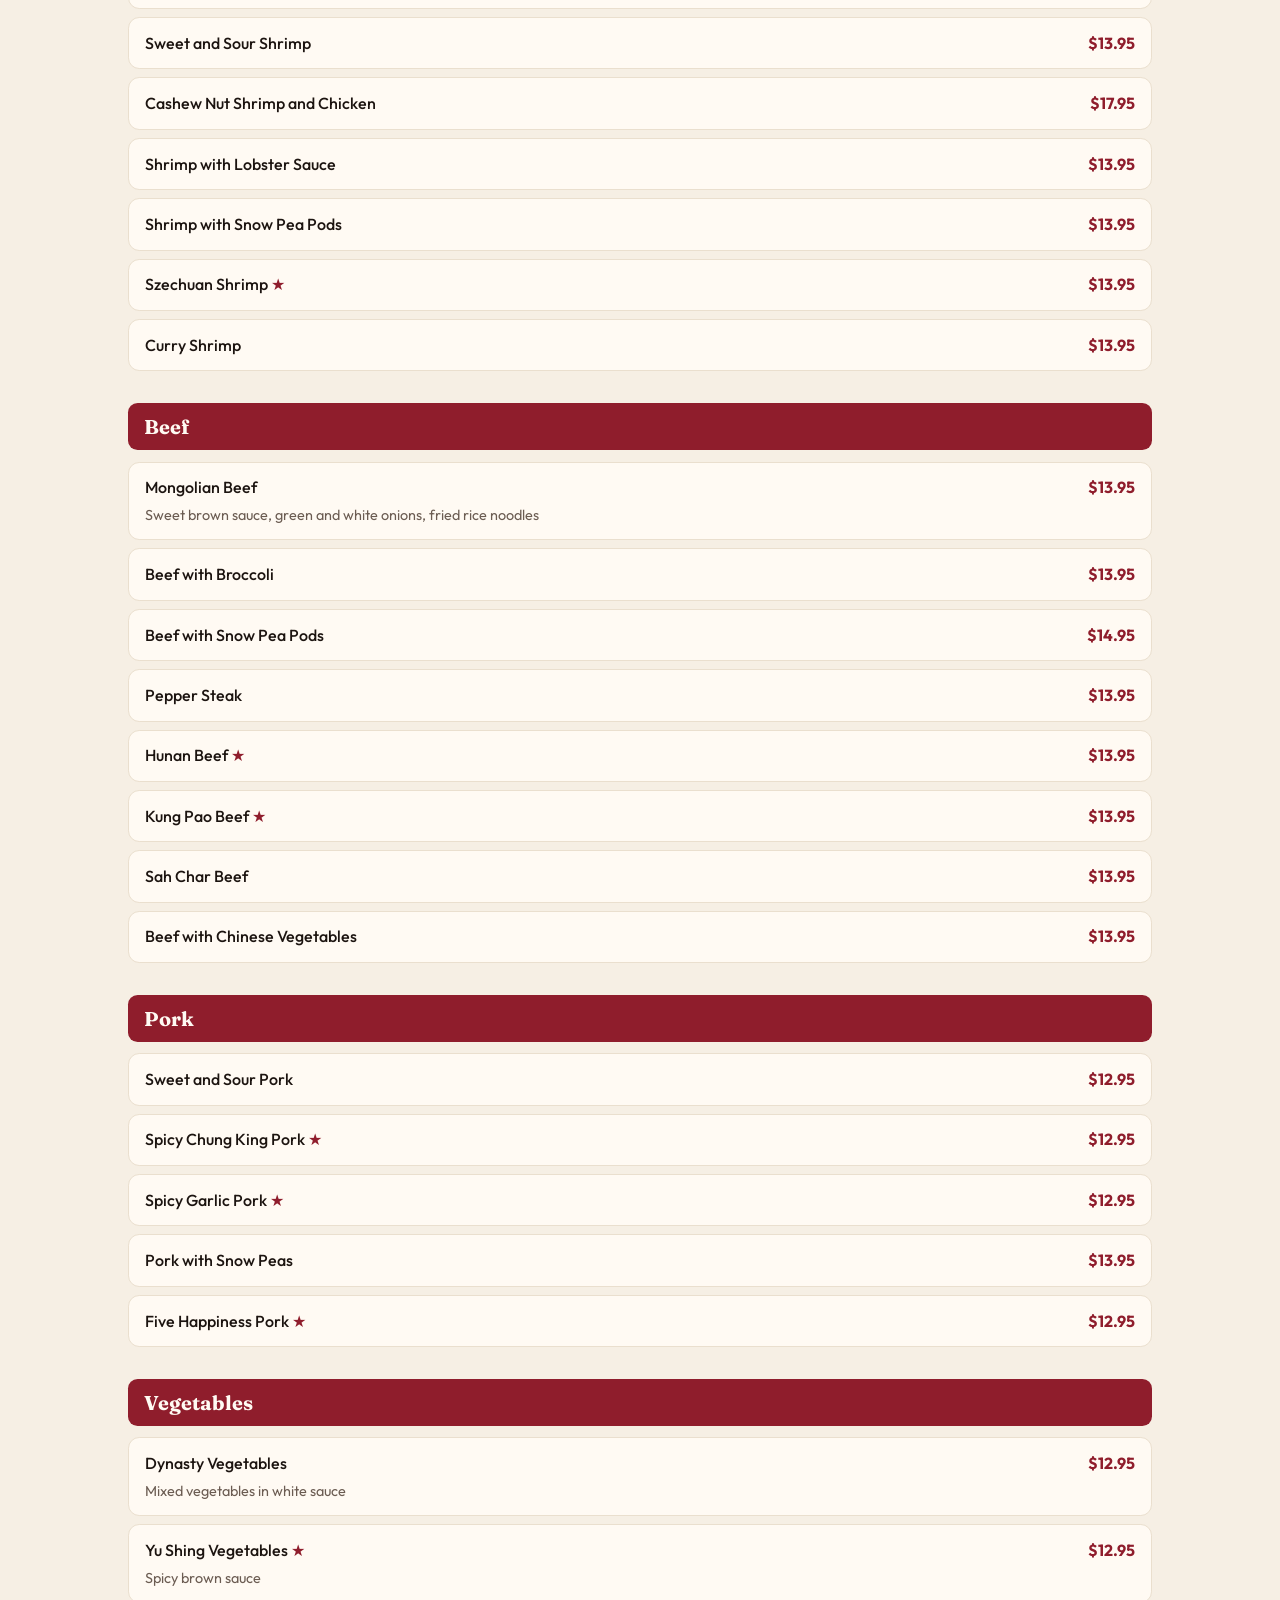
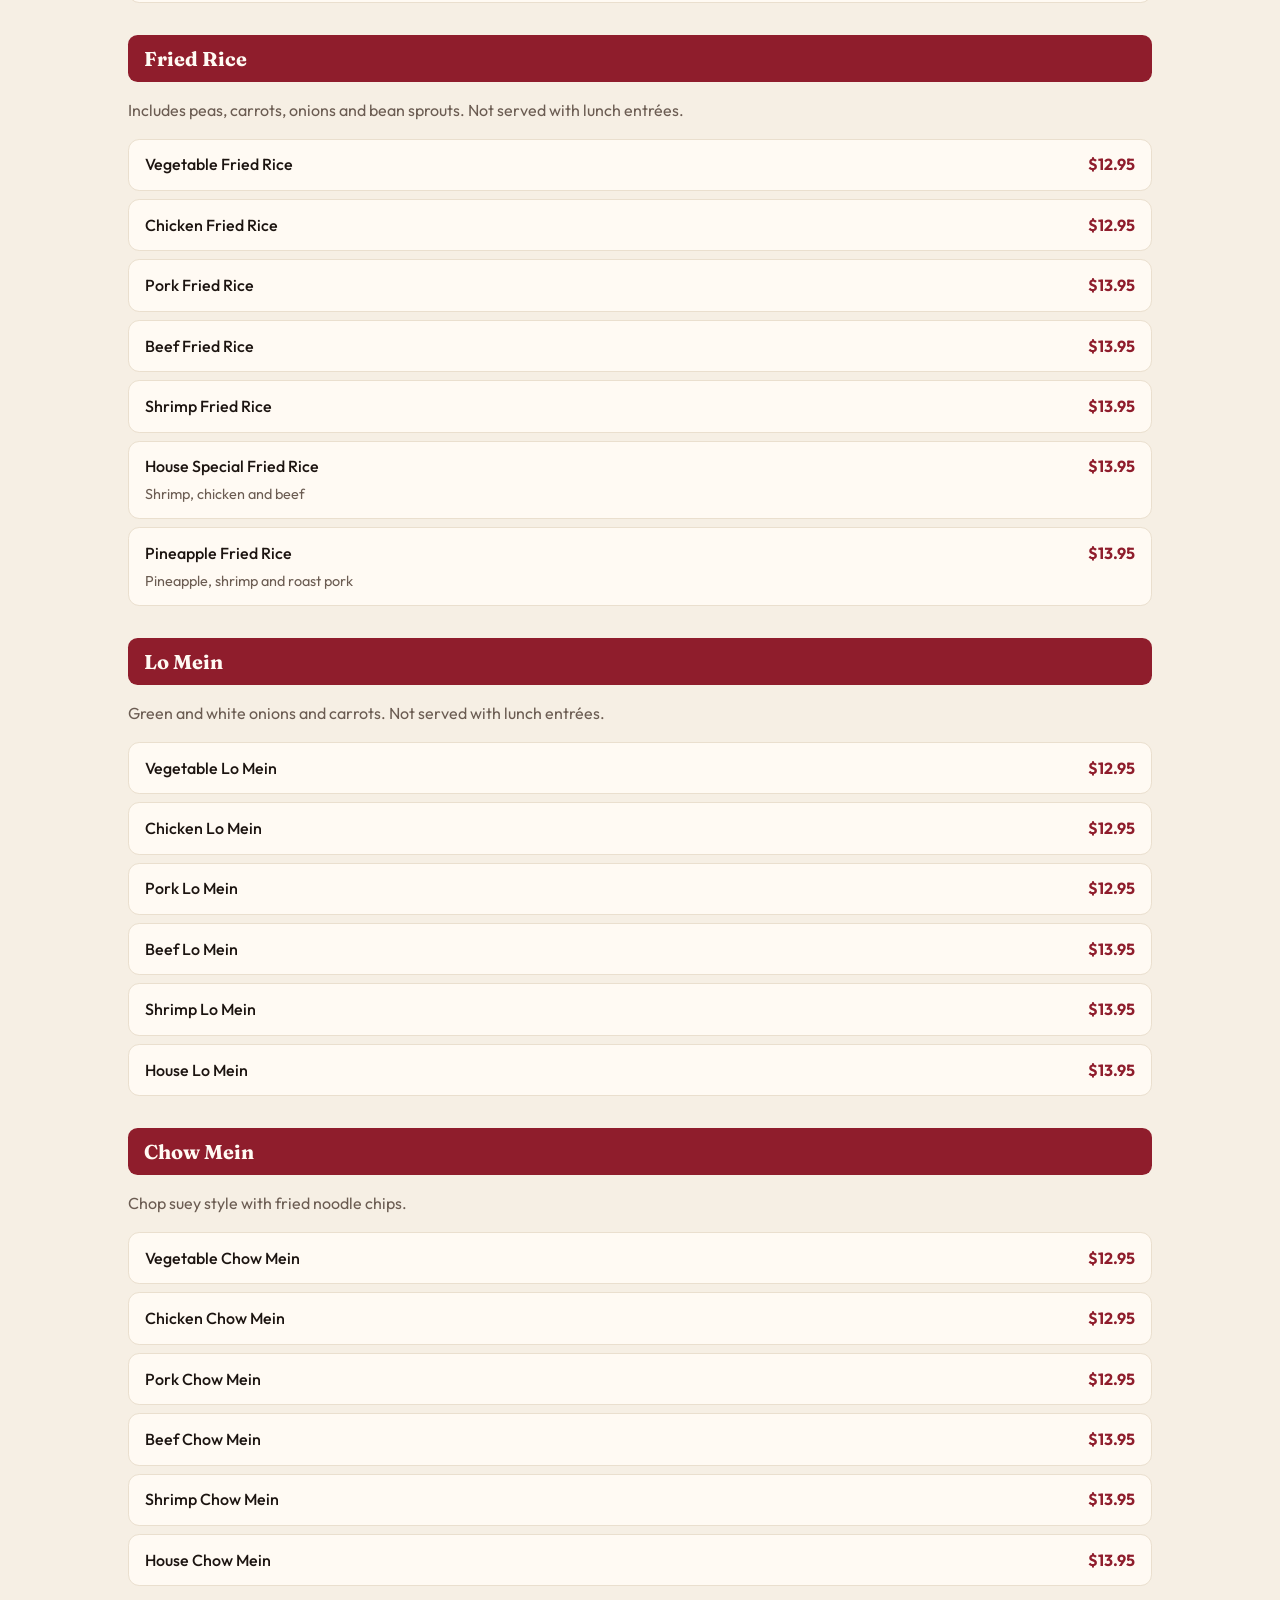
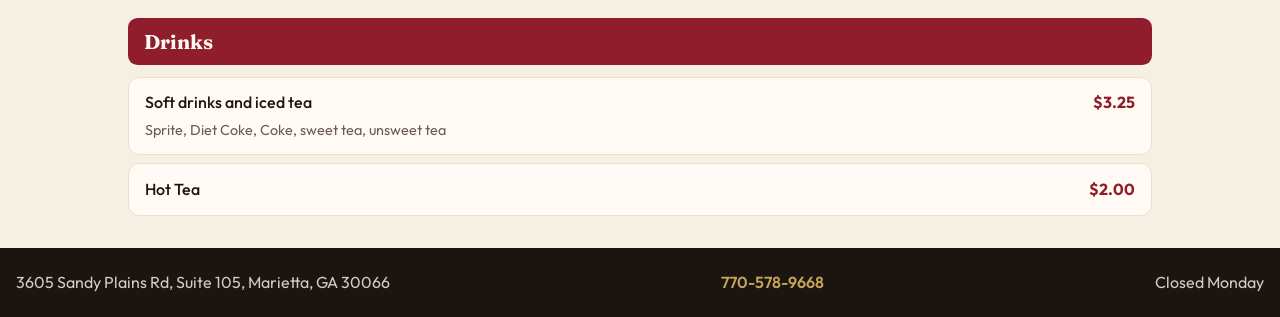
<file: lunch.html>
<!DOCTYPE html>
<html lang="en">
<head>
  <meta charset="UTF-8" />
  <meta name="viewport" content="width=device-width, initial-scale=1" />
  <title>Lunch Menu | China Dynasty, Marietta GA</title>
  <meta name="description" content="China Dynasty lunch menu in Marietta, GA: sesame chicken, General Tso’s, beef with broccoli, and other lunch specials. Open Tuesday–Friday and Sunday from 11 AM on Sandy Plains Road." />
  <meta name="robots" content="index, follow" />
  <meta name="author" content="China Dynasty" />
  <meta name="geo.region" content="US-GA" />
  <meta name="geo.placename" content="Marietta" />
  <link rel="canonical" href="https://www.chinadynastymarietta.com/lunch.html" />
  <link rel="icon" href="images/logo.webp" />
  <link rel="stylesheet" href="styles.css" />
  <link rel="preconnect" href="https://fonts.googleapis.com" />
  <link rel="preconnect" href="https://fonts.gstatic.com" crossorigin />
  <link href="https://fonts.googleapis.com/css2?family=Fraunces:opsz,wght@9..144,520;9..144,640&family=Outfit:wght@400;500;600&display=swap" rel="stylesheet" />
  
</head>
<body>
  <header>
    <div class="bar">
      <a class="brand" href="index.html">
        <img src="images/logo.webp" alt="" width="40" height="40" />
        China <span>Dynasty</span>
      </a>
      <nav>
        <a href="index.html">Home</a>
        <a href="lunch.html" class="active">Lunch</a>
        <a href="dinner.html">Dinner</a>
      </nav>
    </div>
  </header>
  <main>
    <figure class="banner"><img src="images/lunch.jpg" alt="Sesame chicken with broccoli" /></figure>
    <h1 class="page">Lunch menu</h1>
    <p class="lead">Lo mein, appetizers, soups and fried rice are not served with lunch entrées.</p>
    <p class="spicy-key">A star marks spicy dishes.</p>
    <section>
      <h2>Appetizers</h2>
      
      <ul>
        <li>
          <div class="row">
            <p class="name">Vegetable Egg Rolls (2)</p>
            <p class="price">$6.00</p>
          </div>
          <p class="desc">Egg wonton wrapped with shredded cabbage</p>
        </li>
<li>
          <div class="row">
            <p class="name">Spring Rolls (2)</p>
            <p class="price">$6.20</p>
          </div>
          <p class="desc">Thin wonton with cabbage, shrimp and pork</p>
        </li>
<li>
          <div class="row">
            <p class="name">Fried Chicken Wings (8)</p>
            <p class="price">$14.95</p>
          </div>
          <p class="desc">Homemade marinated wings</p>
        </li>
<li>
          <div class="row">
            <p class="name">Hot Braised Chicken Wings (8) <span class="spicy">★</span></p>
            <p class="price">$14.95</p>
          </div>
          <p class="desc">Tossed in homemade peppered spicy sauce</p>
        </li>
<li>
          <div class="row">
            <p class="name">Fried Wonton (10)</p>
            <p class="price">$9.50</p>
          </div>
          <p class="desc">Ground pork and scallions</p>
        </li>
<li>
          <div class="row">
            <p class="name">Pot Stickers (6)</p>
            <p class="price">$9.50</p>
          </div>
          <p class="desc">Fried dumplings with potsticker sauce</p>
        </li>
      </ul>
    </section>
<section>
      <h2>Soups</h2>
      
      <ul>
        <li>
          <div class="row">
            <p class="name">Egg Drop Soup</p>
            <p class="price">$4.25</p>
          </div>
          <p class="desc">Chicken broth mixed with egg</p>
        </li>
<li>
          <div class="row">
            <p class="name">Wonton Soup</p>
            <p class="price">$4.25</p>
          </div>
          <p class="desc">Scallions, roast pork and pork wonton</p>
        </li>
<li>
          <div class="row">
            <p class="name">Hot and Sour Soup <span class="spicy">★</span></p>
            <p class="price">$4.25</p>
          </div>
          <p class="desc">Egg, bamboo, pork and black mushroom</p>
        </li>
      </ul>
    </section>
<section>
      <h2>Lean Cuisine</h2>
      <p class="note">Each entrée comes with a side of chicken-broth white sauce.</p>
      <ul>
        <li>
          <div class="row">
            <p class="name">Steamed Vegetables</p>
            <p class="price">$12.95</p>
          </div>
          <p class="desc">Bamboo, baby corn, water chestnuts, snow peas, carrots, broccoli, napa and mushroom</p>
        </li>
<li>
          <div class="row">
            <p class="name">Steamed Vegetables and Chicken</p>
            <p class="price">$12.95</p>
          </div>
          
        </li>
<li>
          <div class="row">
            <p class="name">Steamed Vegetables and Shrimp</p>
            <p class="price">$13.95</p>
          </div>
          
        </li>
      </ul>
    </section>
<section>
      <h2>Poultry</h2>
      
      <ul>
        <li>
          <div class="row">
            <p class="name">Chicken with Snow Peas</p>
            <p class="price">$13.95</p>
          </div>
          
        </li>
<li>
          <div class="row">
            <p class="name">Chicken with Broccoli</p>
            <p class="price">$12.95</p>
          </div>
          
        </li>
<li>
          <div class="row">
            <p class="name">Cashew Nut Chicken</p>
            <p class="price">$16.95</p>
          </div>
          
        </li>
<li>
          <div class="row">
            <p class="name">Sesame Chicken</p>
            <p class="price">$13.95</p>
          </div>
          <p class="desc">Sweet golden sesame sauce, broccoli on the side</p>
        </li>
<li>
          <div class="row">
            <p class="name">General Tso's Chicken <span class="spicy">★</span></p>
            <p class="price">$13.95</p>
          </div>
          <p class="desc">Spicy red sauce, broccoli on the side</p>
        </li>
<li>
          <div class="row">
            <p class="name">Chicken with Chinese Vegetables</p>
            <p class="price">$12.95</p>
          </div>
          
        </li>
<li>
          <div class="row">
            <p class="name">Hunan Chicken <span class="spicy">★</span></p>
            <p class="price">$12.95</p>
          </div>
          
        </li>
<li>
          <div class="row">
            <p class="name">Kung Pao Chicken <span class="spicy">★</span></p>
            <p class="price">$12.95</p>
          </div>
          
        </li>
<li>
          <div class="row">
            <p class="name">Curry Chicken</p>
            <p class="price">$12.95</p>
          </div>
          
        </li>
<li>
          <div class="row">
            <p class="name">Moo Goo Gai Pan</p>
            <p class="price">$12.95</p>
          </div>
          
        </li>
<li>
          <div class="row">
            <p class="name">Garlic Chicken</p>
            <p class="price">$12.95</p>
          </div>
          
        </li>
<li>
          <div class="row">
            <p class="name">Szechuan Chicken <span class="spicy">★</span></p>
            <p class="price">$12.95</p>
          </div>
          
        </li>
<li>
          <div class="row">
            <p class="name">Sweet and Sour Chicken</p>
            <p class="price">$12.95</p>
          </div>
          
        </li>
<li>
          <div class="row">
            <p class="name">Garden Chicken <span class="spicy">★</span></p>
            <p class="price">$12.95</p>
          </div>
          
        </li>
<li>
          <div class="row">
            <p class="name">Lemon Chicken</p>
            <p class="price">$12.95</p>
          </div>
          
        </li>
<li>
          <div class="row">
            <p class="name">Almond Fried Chicken</p>
            <p class="price">$12.95</p>
          </div>
          
        </li>
<li>
          <div class="row">
            <p class="name">Pineapple Chicken</p>
            <p class="price">$12.95</p>
          </div>
          
        </li>
      </ul>
    </section>
<section>
      <h2>Seafood</h2>
      
      <ul>
        <li>
          <div class="row">
            <p class="name">Shrimp with Chinese Vegetables</p>
            <p class="price">$13.95</p>
          </div>
          
        </li>
<li>
          <div class="row">
            <p class="name">Kung Pao Shrimp <span class="spicy">★</span></p>
            <p class="price">$13.95</p>
          </div>
          
        </li>
<li>
          <div class="row">
            <p class="name">Sweet and Sour Shrimp</p>
            <p class="price">$13.95</p>
          </div>
          
        </li>
<li>
          <div class="row">
            <p class="name">Cashew Nut Shrimp and Chicken</p>
            <p class="price">$17.95</p>
          </div>
          
        </li>
<li>
          <div class="row">
            <p class="name">Shrimp with Lobster Sauce</p>
            <p class="price">$13.95</p>
          </div>
          
        </li>
<li>
          <div class="row">
            <p class="name">Shrimp with Snow Pea Pods</p>
            <p class="price">$13.95</p>
          </div>
          
        </li>
<li>
          <div class="row">
            <p class="name">Szechuan Shrimp <span class="spicy">★</span></p>
            <p class="price">$13.95</p>
          </div>
          
        </li>
<li>
          <div class="row">
            <p class="name">Curry Shrimp</p>
            <p class="price">$13.95</p>
          </div>
          
        </li>
      </ul>
    </section>
<section>
      <h2>Beef</h2>
      
      <ul>
        <li>
          <div class="row">
            <p class="name">Mongolian Beef</p>
            <p class="price">$13.95</p>
          </div>
          <p class="desc">Sweet brown sauce, green and white onions, fried rice noodles</p>
        </li>
<li>
          <div class="row">
            <p class="name">Beef with Broccoli</p>
            <p class="price">$13.95</p>
          </div>
          
        </li>
<li>
          <div class="row">
            <p class="name">Beef with Snow Pea Pods</p>
            <p class="price">$14.95</p>
          </div>
          
        </li>
<li>
          <div class="row">
            <p class="name">Pepper Steak</p>
            <p class="price">$13.95</p>
          </div>
          
        </li>
<li>
          <div class="row">
            <p class="name">Hunan Beef <span class="spicy">★</span></p>
            <p class="price">$13.95</p>
          </div>
          
        </li>
<li>
          <div class="row">
            <p class="name">Kung Pao Beef <span class="spicy">★</span></p>
            <p class="price">$13.95</p>
          </div>
          
        </li>
<li>
          <div class="row">
            <p class="name">Sah Char Beef</p>
            <p class="price">$13.95</p>
          </div>
          
        </li>
<li>
          <div class="row">
            <p class="name">Beef with Chinese Vegetables</p>
            <p class="price">$13.95</p>
          </div>
          
        </li>
      </ul>
    </section>
<section>
      <h2>Pork</h2>
      
      <ul>
        <li>
          <div class="row">
            <p class="name">Sweet and Sour Pork</p>
            <p class="price">$12.95</p>
          </div>
          
        </li>
<li>
          <div class="row">
            <p class="name">Spicy Chung King Pork <span class="spicy">★</span></p>
            <p class="price">$12.95</p>
          </div>
          
        </li>
<li>
          <div class="row">
            <p class="name">Spicy Garlic Pork <span class="spicy">★</span></p>
            <p class="price">$12.95</p>
          </div>
          
        </li>
<li>
          <div class="row">
            <p class="name">Pork with Snow Peas</p>
            <p class="price">$13.95</p>
          </div>
          
        </li>
<li>
          <div class="row">
            <p class="name">Five Happiness Pork <span class="spicy">★</span></p>
            <p class="price">$12.95</p>
          </div>
          
        </li>
      </ul>
    </section>
<section>
      <h2>Vegetables</h2>
      
      <ul>
        <li>
          <div class="row">
            <p class="name">Dynasty Vegetables</p>
            <p class="price">$12.95</p>
          </div>
          <p class="desc">Mixed vegetables in white sauce</p>
        </li>
<li>
          <div class="row">
            <p class="name">Yu Shing Vegetables <span class="spicy">★</span></p>
            <p class="price">$12.95</p>
          </div>
          <p class="desc">Spicy brown sauce</p>
        </li>
      </ul>
    </section>
<section>
      <h2>Fried Rice</h2>
      <p class="note">Includes peas, carrots, onions and bean sprouts. Not served with lunch entrées.</p>
      <ul>
        <li>
          <div class="row">
            <p class="name">Vegetable Fried Rice</p>
            <p class="price">$12.95</p>
          </div>
          
        </li>
<li>
          <div class="row">
            <p class="name">Chicken Fried Rice</p>
            <p class="price">$12.95</p>
          </div>
          
        </li>
<li>
          <div class="row">
            <p class="name">Pork Fried Rice</p>
            <p class="price">$13.95</p>
          </div>
          
        </li>
<li>
          <div class="row">
            <p class="name">Beef Fried Rice</p>
            <p class="price">$13.95</p>
          </div>
          
        </li>
<li>
          <div class="row">
            <p class="name">Shrimp Fried Rice</p>
            <p class="price">$13.95</p>
          </div>
          
        </li>
<li>
          <div class="row">
            <p class="name">House Special Fried Rice</p>
            <p class="price">$13.95</p>
          </div>
          <p class="desc">Shrimp, chicken and beef</p>
        </li>
<li>
          <div class="row">
            <p class="name">Pineapple Fried Rice</p>
            <p class="price">$13.95</p>
          </div>
          <p class="desc">Pineapple, shrimp and roast pork</p>
        </li>
      </ul>
    </section>
<section>
      <h2>Lo Mein</h2>
      <p class="note">Green and white onions and carrots. Not served with lunch entrées.</p>
      <ul>
        <li>
          <div class="row">
            <p class="name">Vegetable Lo Mein</p>
            <p class="price">$12.95</p>
          </div>
          
        </li>
<li>
          <div class="row">
            <p class="name">Chicken Lo Mein</p>
            <p class="price">$12.95</p>
          </div>
          
        </li>
<li>
          <div class="row">
            <p class="name">Pork Lo Mein</p>
            <p class="price">$12.95</p>
          </div>
          
        </li>
<li>
          <div class="row">
            <p class="name">Beef Lo Mein</p>
            <p class="price">$13.95</p>
          </div>
          
        </li>
<li>
          <div class="row">
            <p class="name">Shrimp Lo Mein</p>
            <p class="price">$13.95</p>
          </div>
          
        </li>
<li>
          <div class="row">
            <p class="name">House Lo Mein</p>
            <p class="price">$13.95</p>
          </div>
          
        </li>
      </ul>
    </section>
<section>
      <h2>Chow Mein</h2>
      <p class="note">Chop suey style with fried noodle chips.</p>
      <ul>
        <li>
          <div class="row">
            <p class="name">Vegetable Chow Mein</p>
            <p class="price">$12.95</p>
          </div>
          
        </li>
<li>
          <div class="row">
            <p class="name">Chicken Chow Mein</p>
            <p class="price">$12.95</p>
          </div>
          
        </li>
<li>
          <div class="row">
            <p class="name">Pork Chow Mein</p>
            <p class="price">$12.95</p>
          </div>
          
        </li>
<li>
          <div class="row">
            <p class="name">Beef Chow Mein</p>
            <p class="price">$13.95</p>
          </div>
          
        </li>
<li>
          <div class="row">
            <p class="name">Shrimp Chow Mein</p>
            <p class="price">$13.95</p>
          </div>
          
        </li>
<li>
          <div class="row">
            <p class="name">House Chow Mein</p>
            <p class="price">$13.95</p>
          </div>
          
        </li>
      </ul>
    </section>
<section>
      <h2>Drinks</h2>
      
      <ul>
        <li>
          <div class="row">
            <p class="name">Soft drinks and iced tea</p>
            <p class="price">$3.25</p>
          </div>
          <p class="desc">Sprite, Diet Coke, Coke, sweet tea, unsweet tea</p>
        </li>
<li>
          <div class="row">
            <p class="name">Hot Tea</p>
            <p class="price">$2.00</p>
          </div>
          
        </li>
      </ul>
    </section></main>
  <footer>
    <p>3605 Sandy Plains Rd, Suite 105, Marietta, GA 30066</p>
    <p><a href="tel:7705789668">770-578-9668</a></p>
    <p>Closed Monday</p>
  </footer>
</body>
</html>
</file>
<file: styles.css>
:root {
  --bg: #f6efe4;
  --surface: #fffaf3;
  --ink: #1c1410;
  --muted: #6b5c52;
  --primary: #8f1d2c;
  --gold: #c4a35a;
  --line: #eadfce;
}
* { box-sizing: border-box; }
body {
  margin: 0;
  min-height: 100vh;
  display: flex;
  flex-direction: column;
  background: var(--bg);
  color: var(--ink);
  font-family: Outfit, "Avenir Next", system-ui, sans-serif;
  line-height: 1.55;
}
header {
  position: sticky;
  top: 0;
  z-index: 20;
  background: var(--primary);
  color: var(--surface);
  border-bottom: 1px solid rgb(255 250 243 / 20%);
}
.bar, main, footer {
  width: min(64rem, calc(100% - 2rem));
  margin-inline: auto;
}
.bar {
  display: flex;
  flex-wrap: wrap;
  align-items: center;
  justify-content: space-between;
  gap: 0.75rem;
  padding: 0.75rem 0;
}
.brand {
  display: flex;
  align-items: center;
  gap: 0.5rem;
  color: inherit;
  text-decoration: none;
  font-family: Fraunces, Georgia, serif;
  font-size: 1.5rem;
}
.brand img { width: 2.5rem; height: 2.5rem; border-radius: 999px; object-fit: cover; background: var(--surface); }
.brand span { color: var(--gold); }
nav { display: flex; gap: 0.25rem; }
nav a {
  color: var(--surface);
  text-decoration: none;
  border-radius: 999px;
  padding: 0.5rem 0.75rem;
  font-size: 0.9rem;
  font-weight: 500;
}
nav a.active, nav a:hover { background: rgb(255 250 243 / 18%); color: var(--gold); }
main { flex: 1; padding: 2rem 0; }
h1, h2, .photo-card p { font-family: Fraunces, Georgia, serif; }
.hero, .banner, .photo-card, .map, article, section li {
  overflow: hidden;
  border-radius: 1.25rem;
}
.hero { position: relative; box-shadow: 0 12px 30px rgb(28 20 16 / 12%); }
.hero img, .banner img, .photo-card img { width: 100%; display: block; object-fit: cover; }
.hero img { height: 18rem; }
.hero-copy {
  position: absolute;
  inset: auto 0 0 0;
  padding: 1.5rem;
  color: var(--surface);
  background: linear-gradient(to top, rgb(28 20 16 / 85%), rgb(28 20 16 / 20%), transparent);
}
.kicker { letter-spacing: 0.18em; text-transform: uppercase; color: var(--gold); font-size: 0.75rem; margin: 0; }
.hero h1 { margin: 0.2rem 0; font-size: clamp(2.2rem, 6vw, 3.5rem); }
.hero-copy p:last-child { max-width: 34rem; margin: 0; }
.cards, .info { display: grid; gap: 1rem; margin-top: 1.5rem; }
.photo-card { background: var(--surface); color: var(--primary); text-decoration: none; box-shadow: 0 2px 8px rgb(28 20 16 / 6%); }
.photo-card img { height: 11rem; transition: transform 0.3s ease; }
.photo-card:hover img { transform: scale(1.03); }
.photo-card p { margin: 0; padding: 0.8rem 1rem; font-size: 1.25rem; }
article, .map {
  background: var(--surface);
  border: 1px solid var(--line);
  box-shadow: 0 2px 8px rgb(28 20 16 / 6%);
}
article { padding: 1.25rem; }
article h2, .page { color: var(--primary); margin: 0 0 0.4rem; }
.hours { list-style: none; margin: 0.5rem 0 0; padding: 0; }
.hours li { display: flex; justify-content: space-between; gap: 1rem; padding: 0.45rem 0; border-bottom: 1px solid var(--line); border-radius: 0; }
.hours li:last-child { border-bottom: 0; }
.phone { display: block; margin: 0.4rem 0 1rem; color: var(--primary); font-size: 1.8rem; font-weight: 600; text-decoration: none; }
.map { margin-top: 1rem; }
.map iframe { width: 100%; height: 18rem; border: 0; }
.banner img { height: 16rem; }
.page { font-size: 2.4rem; margin-top: 1.4rem; }
.lead, .note, .desc { color: var(--muted); }
.spicy, .spicy-key { color: var(--primary); font-weight: 600; }
section { margin-top: 2rem; }
section h2 {
  margin: 0;
  padding: 0.5rem 1rem;
  border-radius: 0.6rem;
  background: var(--primary);
  color: var(--surface);
  font-size: 1.25rem;
}
section ul { list-style: none; margin: 0.7rem 0 0; padding: 0; display: grid; gap: 0.5rem; }
section li { background: var(--surface); border: 1px solid var(--line); border-radius: 0.7rem; padding: 0.8rem 1rem; }
.row { display: flex; justify-content: space-between; gap: 1rem; align-items: baseline; }
.name { margin: 0; font-weight: 500; }
.price { margin: 0; color: var(--primary); font-weight: 700; white-space: nowrap; }
.desc { margin: 0.25rem 0 0; font-size: 0.9rem; }
footer {
  background: var(--ink);
  color: rgb(255 250 243 / 80%);
  display: flex;
  flex-wrap: wrap;
  gap: 0.5rem 1.5rem;
  justify-content: space-between;
  width: 100%;
  padding: 1.4rem 1rem;
}
footer p { margin: 0; }
footer a { color: var(--gold); font-weight: 600; text-decoration: none; }
@media (min-width: 700px) {
  .hero img { height: 28rem; }
  .cards, .info { grid-template-columns: 1fr 1fr; }
  .photo-card img, .banner img { height: 18rem; }
  .map iframe { height: 20rem; }
}
</file>
